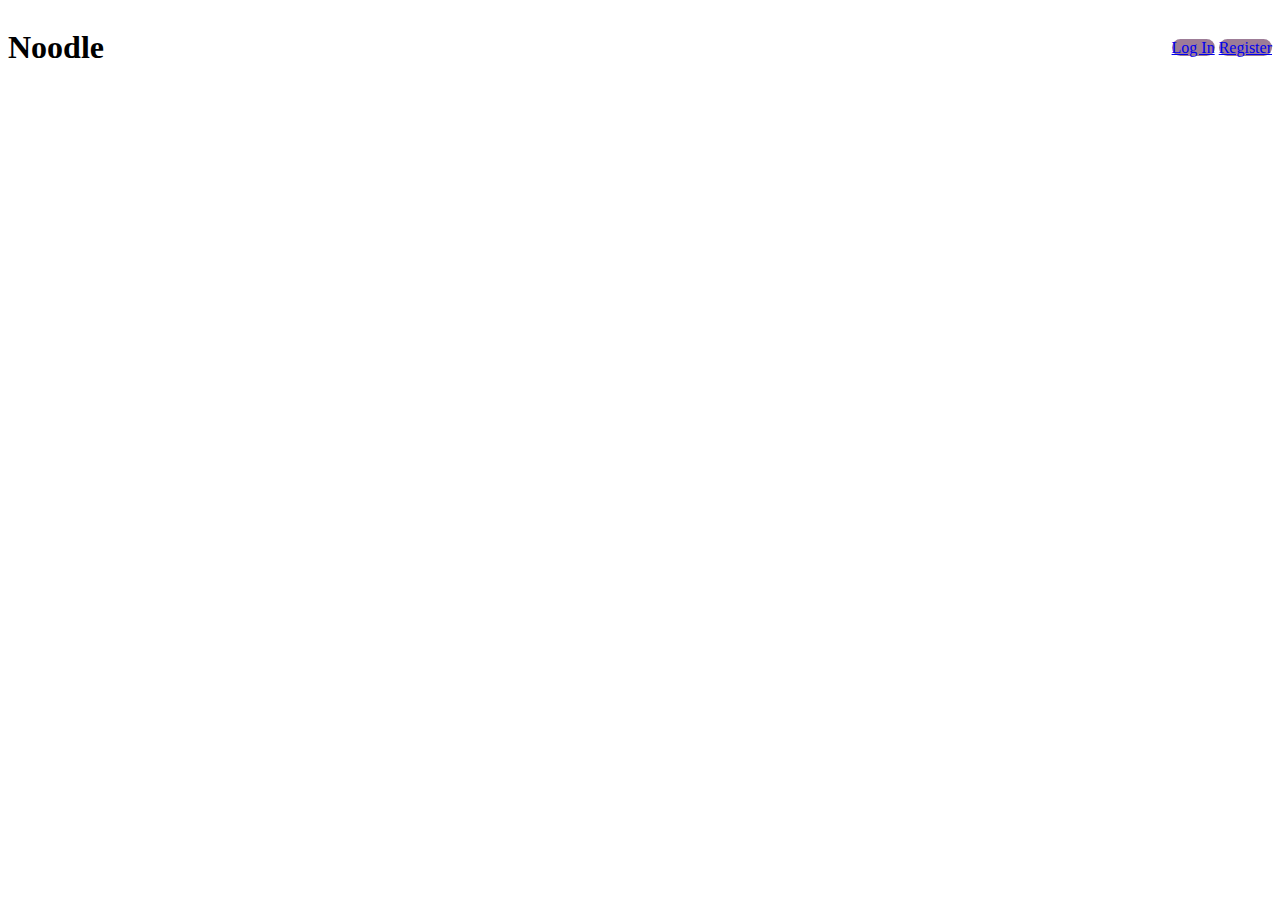
<file: index.html>
<!DOCTYPE html>
<html lang="en">
<head>
    <meta charset="UTF-8">
    <meta name="viewport" content="width=device-width, initial-scale=1.0">
    <title>Noodle</title>

    <link rel="stylesheet" href="./assets/css/main.css">
    <link rel="stylesheet" href="./assets/css/layout.css">
    <link rel="stylesheet" href="./assets/css/components.css">
</head>
<body>

    <header>
        <div class="nav-index">
            <div>
                <h1>Noodle</h1>
            </div>
            <nav>
                <a href="./auth/login.html" class="nav-button">Log In</a>
                <a href="./auth/register.html" class="nav-button">Register</a>
            </nav>
        </div>
    </header>
    
</body>
</html>
</file>
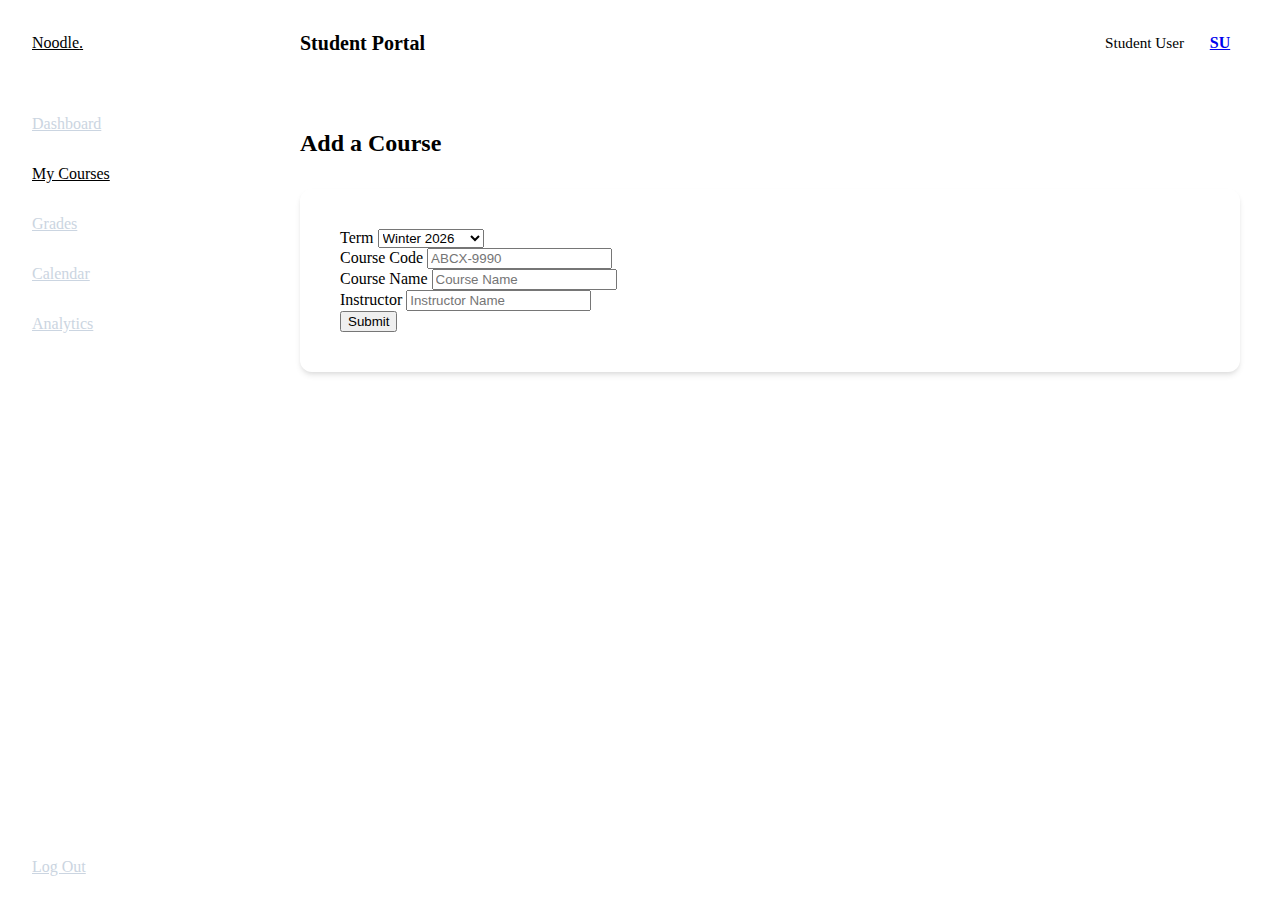
<file: add-course.html>
<!DOCTYPE html>
<html lang="en">

<head>
    <meta charset="UTF-8">
    <meta name="viewport" content="width=device-width, initial-scale=1.0">
    <title>Add Course</title>


    <link rel="preconnect" href="https://fonts.googleapis.com">
    <link rel="preconnect" href="https://fonts.gstatic.com" crossorigin>
    <link href="https://fonts.googleapis.com/css2?family=Inter:wght@400;500;600;700&display=swap" rel="stylesheet">


    <link rel="stylesheet" href="../assets/css/main.css">
    <link rel="stylesheet" href="../assets/css/layout.css">
    <link rel="stylesheet" href="../assets/css/components.css">
</head>

<body>


    <div class="app-layout">

        <!-- LEFT: Sidebar -->
        <aside class="sidebar">
            <div class="sidebar-header">
                <a href="../index.html" class="brand-logo">Noodle<span class="brand-accent">.</span></a>
            </div>

            <nav class="sidebar-nav">
                <a href="dashboard.html" class="nav-item">Dashboard</a>
                <a href="course.html" class="nav-item active">My Courses</a>
                <a href="grades.html" class="nav-item">Grades</a>
                <a href="#" class="nav-item">Calendar</a>
                <a href="analytics.html" class="nav-item">Analytics</a>
            </nav>

            <div class="sidebar-footer">
                <a href="../auth/login.html" class="nav-item">Log Out</a>
            </div>
        </aside>

        <!-- RIGHT: Main Content Area -->
        <div class="main-wrapper">

            <!-- Top Header for User Info -->
            <header class="top-header">
                <div class="header-title">Student Portal</div>

                <div class="user-profile">
                    <span class="user-name">Student User</span>
                    <div class="user-avatar">
                        <a href="./profile.html">SU</a>
                    </div>
                </div>
            </header>

            <!-- Actual Page Content Goes Here -->
            <main class="content-area">

                <div class="dashboard-header">
                    <h2>Add a Course</h2>

                </div>


                <div class="dashboard-form">


                    <div class="add-course-card">
                        <form action="../student/course.html" method="GET">

                            <div class="form-group">
                                <label for="term" class="form-label">Term</label>
                                <select id="role" class="form-control" required>
                                    <option value="term">Winter 2026</option>
                                    <option value="term">Summer 2026</option>
                                    <option value="term">Fall 2026</option>
                                    <option value="term">Winter 2027</option>
                                </select>
                            </div>

                            <div class="form-group">
                                <label for="course-code" class="form-label">Course Code</label>
                                <input type="course-code" class="form-control" placeholder="ABCX-9990"
                                    required>
                            </div>

                            <div class="form-group">
                                <label for="course-name" class="form-label">Course Name</label>
                                <input type="course-name" class="form-control" placeholder="Course Name"
                                    required>
                            </div>

                            <div class="form-group">
                                <label for="instructor" class="form-label">Instructor</label>
                                <input type="Instructor" class="form-control" placeholder="Instructor Name"
                                    required>
                            </div>

                            

                            <button type="submit" class="btn btn-primary">Submit</button>
                        </form>



                    </div>



            </main>
        </div>

    </div>

</body>

</html>
</file>
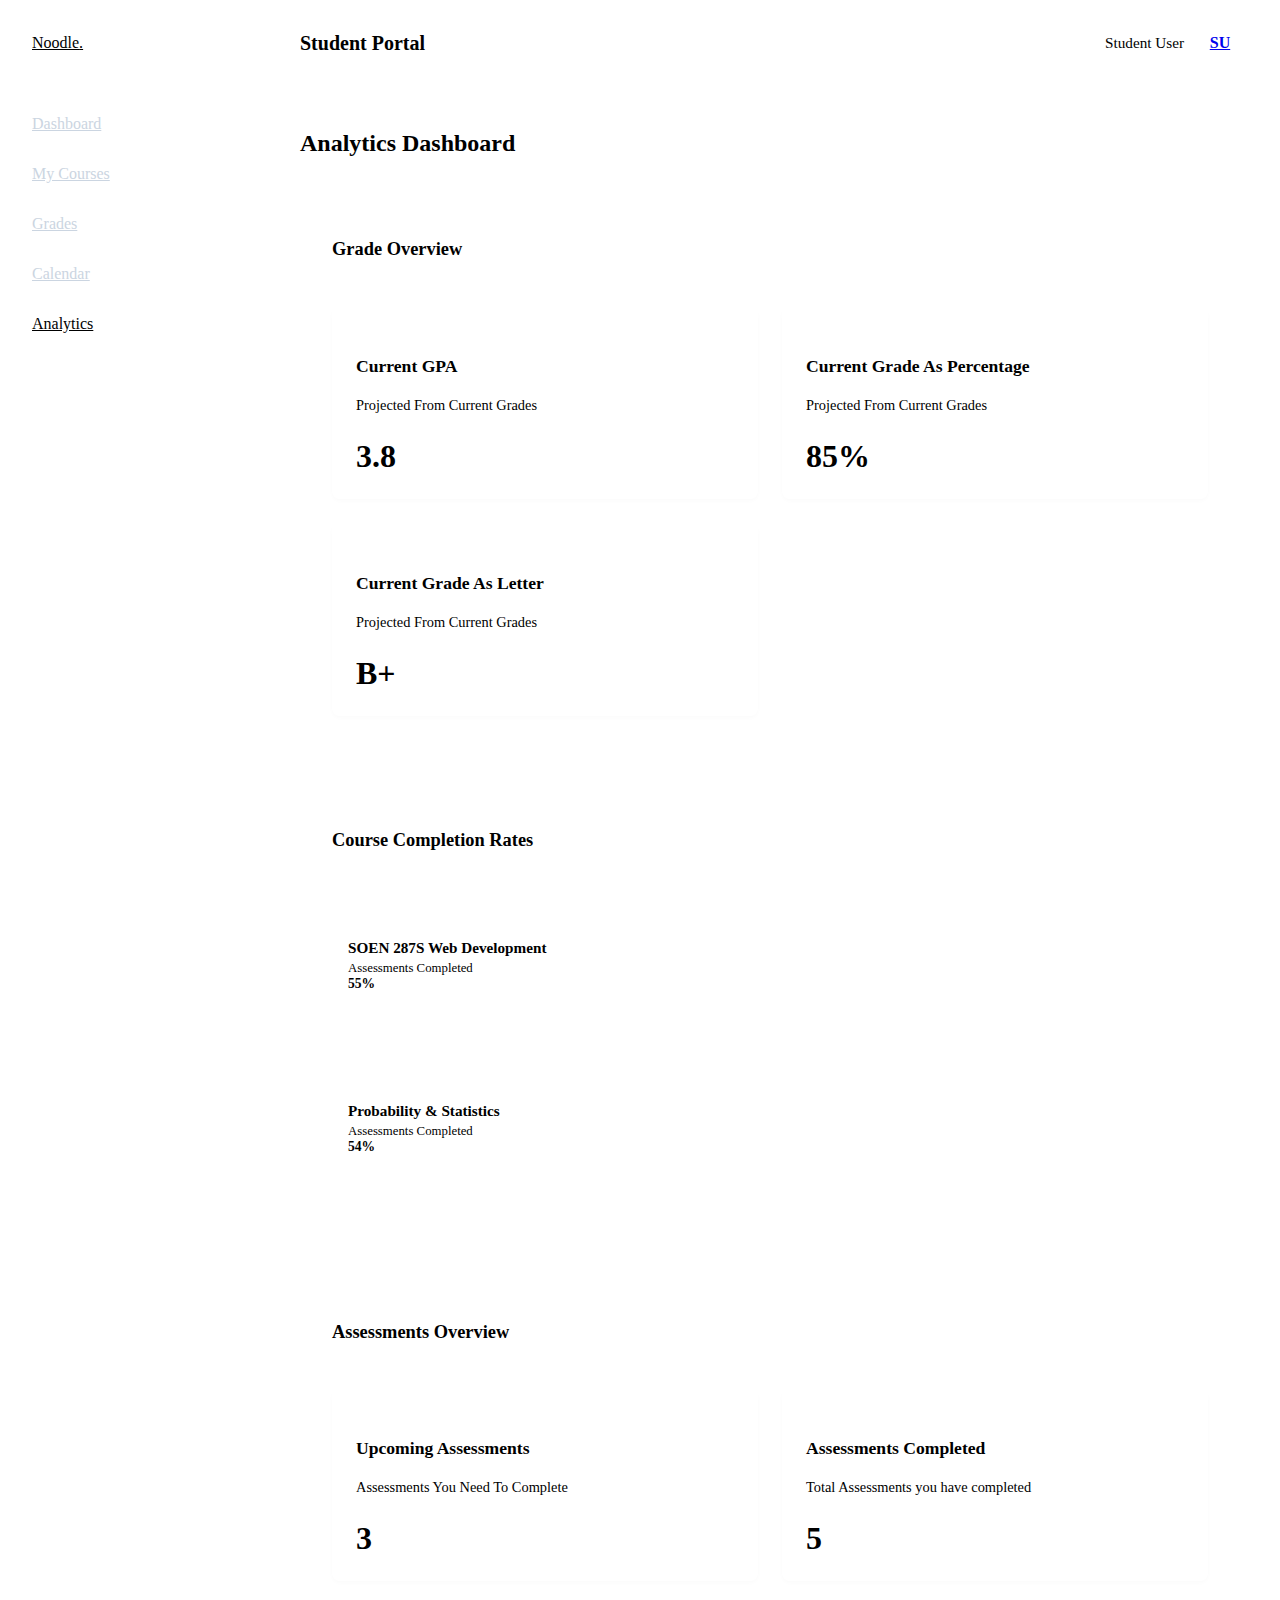
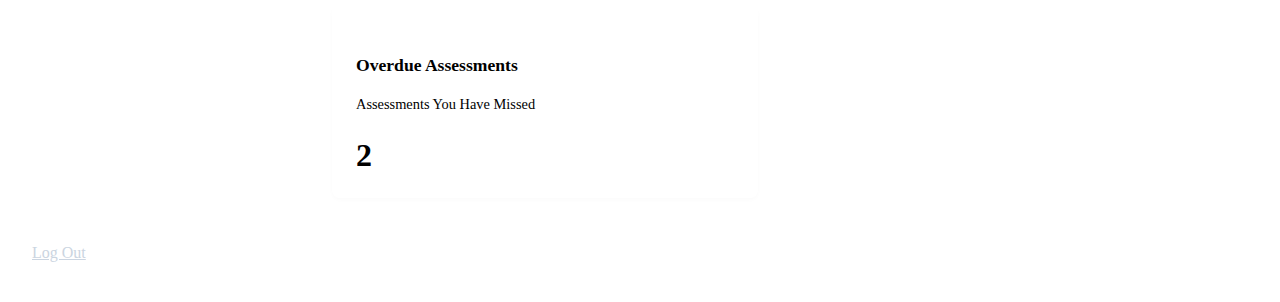
<file: analytics.html>
<!DOCTYPE html>
<html lang="en">
<head>
    <meta charset="UTF-8">
    <meta name="viewport" content="width=device-width, initial-scale=1.0">
    <title>Course Details</title>

    <!-- Google Fonts -->
    <link rel="preconnect" href="https://fonts.googleapis.com">
    <link rel="preconnect" href="https://fonts.gstatic.com" crossorigin>
    <link href="https://fonts.googleapis.com/css2?family=Inter:wght@400;500;600;700&display=swap" rel="stylesheet">

    <!-- Core Stylesheets -->
    <link rel="stylesheet" href="../assets/css/main.css">
    <link rel="stylesheet" href="../assets/css/layout.css">
    <link rel="stylesheet" href="../assets/css/components.css">
</head>
<body>

    <div class="app-layout">

        <!-- LEFT: Sidebar -->
        <aside class="sidebar">
            <div class="sidebar-header">
                <a href="../index.html" class="brand-logo">Noodle<span class="brand-accent">.</span></a>
            </div>

            <nav class="sidebar-nav">
                <a href="dashboard.html" class="nav-item">Dashboard</a>
                <a href="course.html" class="nav-item">My Courses</a>
                <a href="grades.html" class="nav-item">Grades</a>
                <a href="#" class="nav-item">Calendar</a>
                <a href="analytics.html" class="nav-item active">Analytics</a>
            </nav>

            <div class="sidebar-footer">
                
                <a href="../auth/login.html" class="nav-item">Log Out</a>
            </div>
        </aside>

        <!-- RIGHT: Main Content Area -->
        <div class="main-wrapper">
            <header class="top-header">
                <div class="header-title">Student Portal</div>

                <div class="user-profile">
                    <span class="user-name">Student User</span>
                    <div class="user-avatar"><a href="profile.html">SU</a></div>
                </div>
            </header>

        <div class="content-area">
            <div class="dashboard-header">
                <h2>Analytics Dashboard</h2>
            </div>
            <section class="profile-section">
                <div class="section-header">
                    <h3>Grade Overview</h3>
                </div>

                <div class="course-cards">
                    <div class="course-card">
                        <h4 class="course-title">Current GPA</h4>
                        <p class="course-instructor">Projected From Current Grades</p>
                        <strong style="font-size: 2rem;">3.8</strong>
                    </div>

                    <div class="course-card">
                        <h4 class="course-title">Current Grade As Percentage</h4>
                        <p class="course-instructor">Projected From Current Grades</p>
                        <strong style="font-size: 2rem;">85%</strong>
                    </div>

                    <div class="course-card">
                        <h4 class="course-title">Current Grade As Letter</h4>
                        <p class="course-instructor">Projected From Current Grades</p>
                        <strong style="font-size: 2rem;">B+</strong>
                    </div>
                </div>
            </section>
            <section class="profile-section">
                <div class="section-header">
                    <h3>Course Completion Rates</h3>
                </div>

                <div class="assessment-list">

                    <div class="assessment-item">
                        <div class="assessment-details">
                            <h5 class="assessment-title">SOEN 287S Web Development</h5>
                            <span class="assessment-course">Assessments Completed</span>
                            <div class="course-progress">
                                <div class="progress-info">
                                    <strong>55%</strong>
                                </div>
                                <div class="progress-bar">
                                    <div class="progress-fill" style="width: 55%;"></div>
                                </div>
                            </div>
                        </div>
                    </div>

                    <div class="assessment-item">
                        <div class="assessment-details">
                            <h5 class="assessment-title">Probability & Statistics</h5>
                            <span class="assessment-course">Assessments Completed</span>
                            <div class="course-progress">
                                <div class="progress-info">
                                    <strong>54%</strong>
                                </div>
                                <div class="progress-bar">
                                    <div class="progress-fill" style="width: 54%;"></div>
                                </div>
                            </div>
                        </div>
                    </div>
                </div>
            </section>
            <section class="profile-section">
                <div class="section-header">
                    <h3>Assessments Overview</h3>
                </div>

                <div class="course-cards">
                    <div class="course-card">
                        <h4 class="course-title">Upcoming Assessments</h4>
                        <p class="course-instructor">Assessments You Need To Complete</p>
                        <strong style="font-size: 2rem;">3</strong>
                    </div>

                    <div class="course-card">
                        <h4 class="course-title">Assessments Completed</h4>
                        <p class="course-instructor">Total Assessments you have completed</p>
                        <strong style="font-size: 2rem;">5</strong>
                    </div>

                    <div class="course-card">
                        <h4 class="course-title">Overdue Assessments</h4>
                        <p class="course-instructor">Assessments You Have Missed</p>
                        <strong style="font-size: 2rem;">2</strong>
                    </div>
                </div>
            </section>
        </div>
        </div>
    </body>
</file>
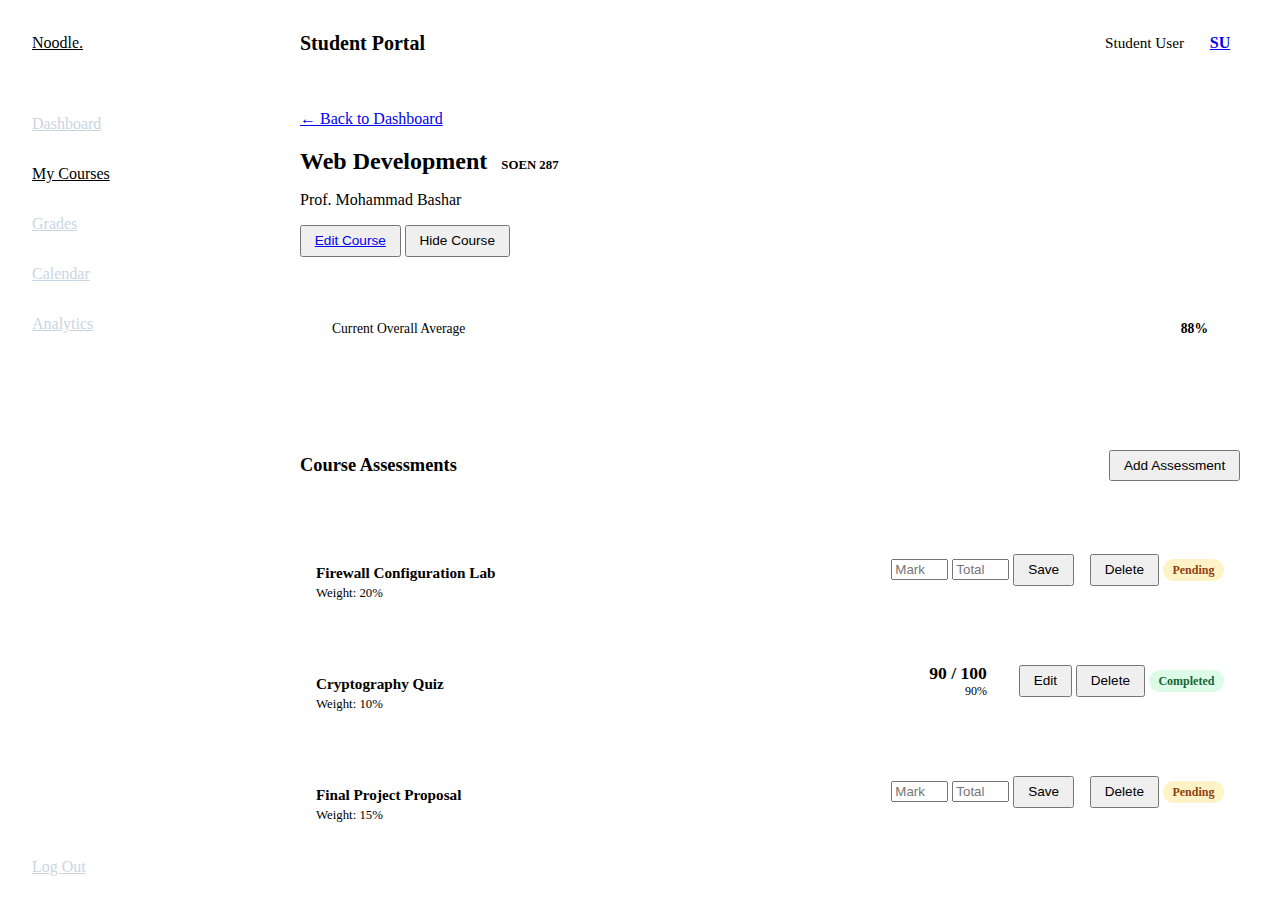
<file: course.html>
<!DOCTYPE html>
<html lang="en">
<head>
    <meta charset="UTF-8">
    <meta name="viewport" content="width=device-width, initial-scale=1.0">
    <title>Course Details</title>

    <!-- Google Fonts -->
    <link rel="preconnect" href="https://fonts.googleapis.com">
    <link rel="preconnect" href="https://fonts.gstatic.com" crossorigin>
    <link href="https://fonts.googleapis.com/css2?family=Inter:wght@400;500;600;700&display=swap" rel="stylesheet">

    <!-- Core Stylesheets -->
    <link rel="stylesheet" href="../assets/css/main.css">
    <link rel="stylesheet" href="../assets/css/layout.css">
    <link rel="stylesheet" href="../assets/css/components.css">
</head>
<body>

    <div class="app-layout">

        <!-- LEFT: Sidebar -->
        <aside class="sidebar">
            <div class="sidebar-header">
                <a href="../index.html" class="brand-logo">Noodle<span class="brand-accent">.</span></a>
            </div>

            <nav class="sidebar-nav">
                <a href="dashboard.html" class="nav-item">Dashboard</a>
                <a href="course.html" class="nav-item active">My Courses</a>
                <a href="grades.html" class="nav-item">Grades</a>
                <a href="#" class="nav-item">Calendar</a>
                <a href="analytics.html" class="nav-item">Analytics</a>
            </nav>

            <div class="sidebar-footer">
                
                <a href="../auth/login.html" class="nav-item">Log Out</a>
            </div>
        </aside>

        <!-- RIGHT: Main Content Area -->
        <div class="main-wrapper">

            <!-- Top Header for User Info -->
            <header class="top-header">
                <div class="header-title">Student Portal</div>

                <div class="user-profile">
                    <span class="user-name">Student User</span>
                    <div class="user-avatar"><a href="profile.html">SU</a></div>
                </div>
            </header>

            <!-- Actual Page Content Goes Here -->
            <main class="content-area">

                <!-- Navigation Back Button -->
                <div class="form-group">
                    <a href="dashboard.html" class="login-link">← Back to Dashboard</a>
                </div>

                <!-- Course Header & Delete Course Action -->
                <div class="dashboard-header flex-between">
                    <div>
                        <h2>Web Development <span class="course-code">SOEN 287</span></h2>
                        <p>Prof. Mohammad Bashar</p>
                    </div>
                    <button class="btn btn-primary btn-sm"><a href="edit-course.html">Edit Course</a></button>
                    <button class="btn btn-primary btn-sm">Hide Course</button>
                </div>

                <!-- Course Progress Summary -->
                <section class="profile-section">
                    <div class="course-progress">
                        <div class="progress-info">
                            <span>Current Overall Average</span>
                            <strong>88%</strong>
                        </div>
                        <div class="progress-bar">
                            <div class="progress-fill" style="width: 88%;"></div>
                        </div>
                    </div>
                </section>

                <!-- Assessments Header -->
                <div class="section-header">
                    <h3>Course Assessments</h3>
                    <button class="btn btn-primary btn-sm">Add Assessment</button>
                </div>

                <!-- Assessments List -->
                <div class="assessment-list">
                    
                    <!-- Assessment 1: Pending (Needs marks to be submitted) -->
                    <div class="assessment-item">
                        <div class="assessment-details">
                            <h5 class="assessment-title">Firewall Configuration Lab</h5>
                            <span class="assessment-course">Weight: 20%</span>
                        </div>
                        
                        <!-- Form to submit marks. Reusing .nav-links for flex layout and .form-control for inputs -->
                        <form class="nav-links" action="#">
                            <input type="text" class="form-control" placeholder="Mark" size="4" required>
                            <input type="text" class="form-control" placeholder="Total" size="4" required>
                            <button type="submit" class="btn btn-primary btn-sm">Save</button>
                        </form>

                        <!-- Actions for pending assessment -->
                        <div class="nav-links">
                            <button class="btn btn-outline btn-sm">Delete</button>
                            <span class="status-badge status-due-soon">Pending</span>
                            
                            
                        </div>
                    </div>

                    <!-- Assessment 2: Completed / Graded -->
                    <div class="assessment-item">
        
                        <div class="assessment-details">
                            <h5 class="assessment-title">Cryptography Quiz</h5>
                            <span class="assessment-course">Weight: 10%</span>
                        </div>
                        
                        <!-- Displaying the already submitted mark -->
                        <div class="assessment-grade">
                            <strong>90 / 100</strong>
                            <span>90%</span>
                        </div>

                        <!-- Actions for completed assessment -->
                        <div class="nav-links">
                            
                            <button class="btn btn-outline btn-sm">Edit</button>
                            <button class="btn btn-outline btn-sm">Delete</button>
                            <span class="status-badge status-graded">Completed</span>
                        </div>
                    </div>

                    <!-- Assessment 3: Upcoming / Due Soon -->
                    <div class="assessment-item">
                    
                        <div class="assessment-details">
                            <h5 class="assessment-title">Final Project Proposal</h5>
                            <span class="assessment-course">Weight: 15%</span>
                        </div>
                        
                        <form class="nav-links" action="#">
                            <input type="text" class="form-control" placeholder="Mark" size="4" required>
                            <input type="text" class="form-control" placeholder="Total" size="4" required>
                            <button type="submit" class="btn btn-primary btn-sm">Save</button>
                        </form>

                        <div class="nav-links">
                            
                            
                            <button class="btn btn-outline btn-sm">Delete</button>
                            <span class="status-badge status-due-soon">Pending</span>
                        </div>
                    </div>

                </div>

            </main>
        </div>

    </div>

</body>
</html>
</file>
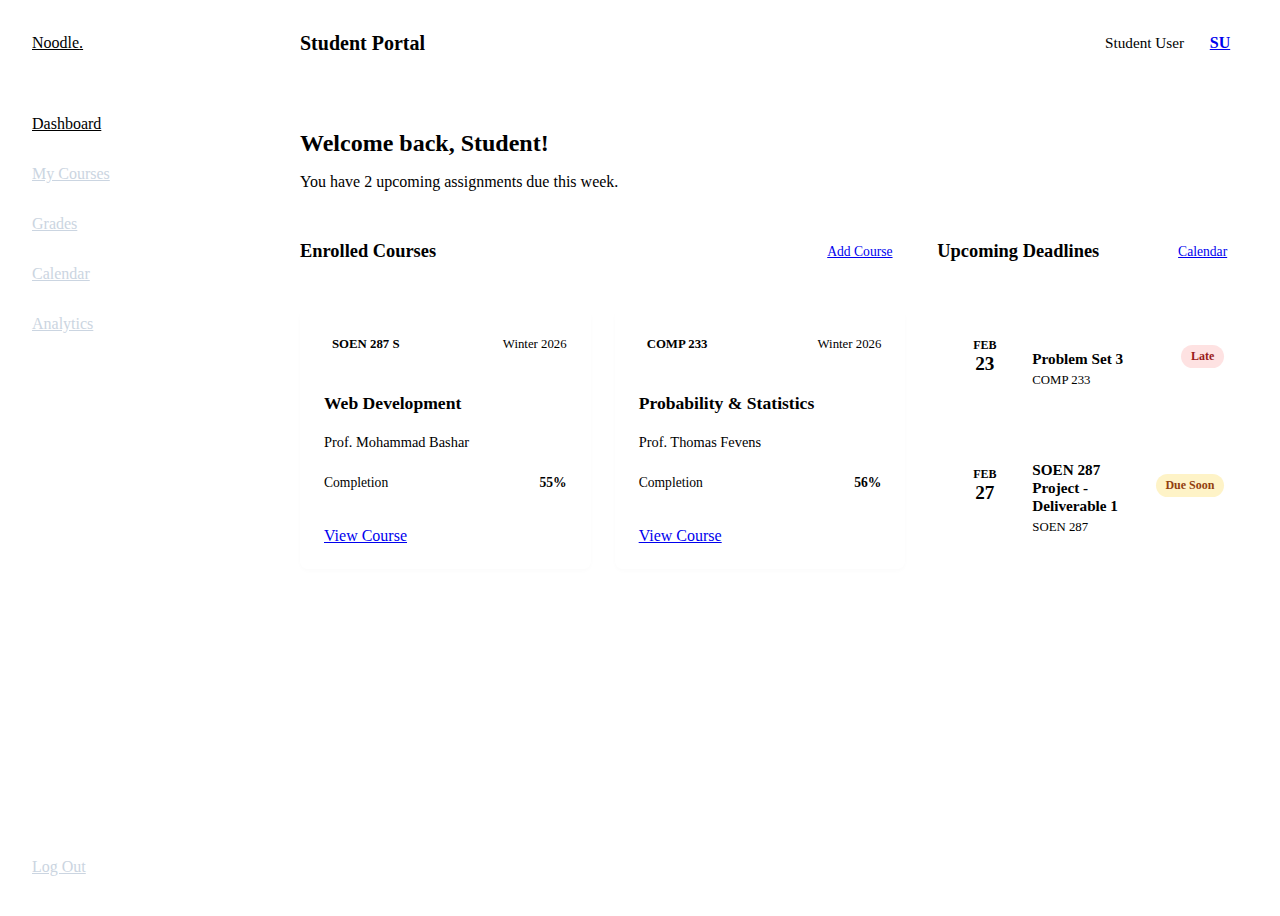
<file: dashboard.html>
<!DOCTYPE html>
<html lang="en">
<head>
    <meta charset="UTF-8">
    <meta name="viewport" content="width=device-width, initial-scale=1.0">
    <title>Dashboard</title>
    
    
    <link rel="preconnect" href="https://fonts.googleapis.com">
    <link rel="preconnect" href="https://fonts.gstatic.com" crossorigin>
    <link href="https://fonts.googleapis.com/css2?family=Inter:wght@400;500;600;700&display=swap" rel="stylesheet">

    
    <link rel="stylesheet" href="../assets/css/main.css">
    <link rel="stylesheet" href="../assets/css/layout.css">
    <link rel="stylesheet" href="../assets/css/components.css">
</head>
<body>

    
    <div class="app-layout">

        <!-- LEFT: Sidebar -->
        <aside class="sidebar">
            <div class="sidebar-header">
                <a href="../index.html" class="brand-logo">Noodle<span class="brand-accent">.</span></a>
            </div>

            <nav class="sidebar-nav">
                <a href="dashboard.html" class="nav-item active">Dashboard</a>
                <a href="course.html" class="nav-item">My Courses</a>
                <a href="grades.html" class="nav-item">Grades</a>
                <a href="#" class="nav-item">Calendar</a>
                <a href="analytics.html" class="nav-item">Analytics</a>
            </nav>

            <div class="sidebar-footer">
                <a href="../auth/login.html" class="nav-item">Log Out</a>
            </div>
        </aside>

        <!-- RIGHT: Main Content Area -->
        <div class="main-wrapper">
            
            <!-- Top Header for User Info -->
            <header class="top-header">
                <div class="header-title">Student Portal</div>
                
                <div class="user-profile">
                    <span class="user-name">Student User</span>
                    <div class="user-avatar">
                        <a href="./profile.html">SU</a>
                    </div>
                </div>
            </header>

            <!-- Actual Page Content Goes Here -->
            <main class="content-area">
                
                <div class="dashboard-header">
                    <h2>Welcome back, Student!</h2>
                    <p>You have 2 upcoming assignments due this week.</p>
                </div>

                
                <div class="dashboard-grid">
                    
                    <!-- LEFT COLUMN: My Courses Grid -->
                    <section class="courses-section">
                        <div class="section-header">
                            <h3>Enrolled Courses</h3>
                            <a href="./add-course.html" class="btn btn-outline btn-sm">Add Course</a>
                        </div>
                        
                        <div class="course-cards">
                            <!-- Course Card 1 -->
                            <div class="course-card">
                                <div class="course-card-header">
                                    <span class="course-code">SOEN 287 S</span>
                                    <span class="course-term">Winter 2026</span>
                                </div>
                                <h4 class="course-title">Web Development</h4>
                                <p class="course-instructor">Prof. Mohammad Bashar</p>
                                
                                <div class="course-progress">
                                    <div class="progress-info">
                                        <span>Completion</span>
                                        <strong>55%</strong>
                                    </div>
                                    <div class="progress-bar">
                                        <div class="progress-fill" style="width: 55%;"></div>
                                    </div>
                                </div>
                                
                                <a href="course.html" class="btn btn-outline btn-block">View Course</a>
                            </div>

                            <!-- Course Card 2 -->
                            <div class="course-card">
                                <div class="course-card-header">
                                    <span class="course-code">COMP 233</span>
                                    <span class="course-term">Winter 2026</span>
                                </div>
                                <h4 class="course-title">Probability & Statistics</h4>
                                <p class="course-instructor">Prof. Thomas Fevens</p>
                                
                                <div class="course-progress">
                                    <div class="progress-info">
                                        <span>Completion</span>
                                        <strong>56%</strong>
                                    </div>
                                    <div class="progress-bar">
                                        <div class="progress-fill" style="width: 56%;"></div>
                                    </div>
                                </div>
                                
                                <a href="course.html" class="btn btn-outline btn-block">View Course</a>
                            </div>
                        </div>
                    </section>

                    <!-- RIGHT COLUMN: Upcoming Assessments List -->
                    <section class="assessments-section">
                        <div class="section-header">
                            <h3>Upcoming Deadlines</h3>
                            <a href="#" class="btn btn-outline btn-sm">Calendar</a>
                        </div>
                        
                        <div class="assessment-list">
                            <!-- Assessment Item 1 -->

                            <div class="assessment-item">
                                <div class="assessment-date">
                                    <span class="month">FEB</span>
                                    <span class="day">23</span>
                                </div>
                                <div class="assessment-details">
                                    <h5 class="assessment-title">Problem Set 3</h5>
                                    <span class="assessment-course">COMP 233</span>
                                </div>
                                <span class="status-badge status-pending">Late</span>
                            </div>

                            <div class="assessment-item">
                                <div class="assessment-date">
                                    <span class="month">FEB</span>
                                    <span class="day">27</span>
                                </div>
                                <div class="assessment-details">
                                    <h5 class="assessment-title">SOEN 287 Project - Deliverable 1</h5>
                                    <span class="assessment-course">SOEN 287</span>
                                </div>
                                <span class="status-badge status-due-soon">Due Soon</span>
                            </div>

                            <!-- Assessment Item 2 -->
                            
                        </div>
                    </section>

            </main>
        </div>

    </div>

</body>
</html>
</file>
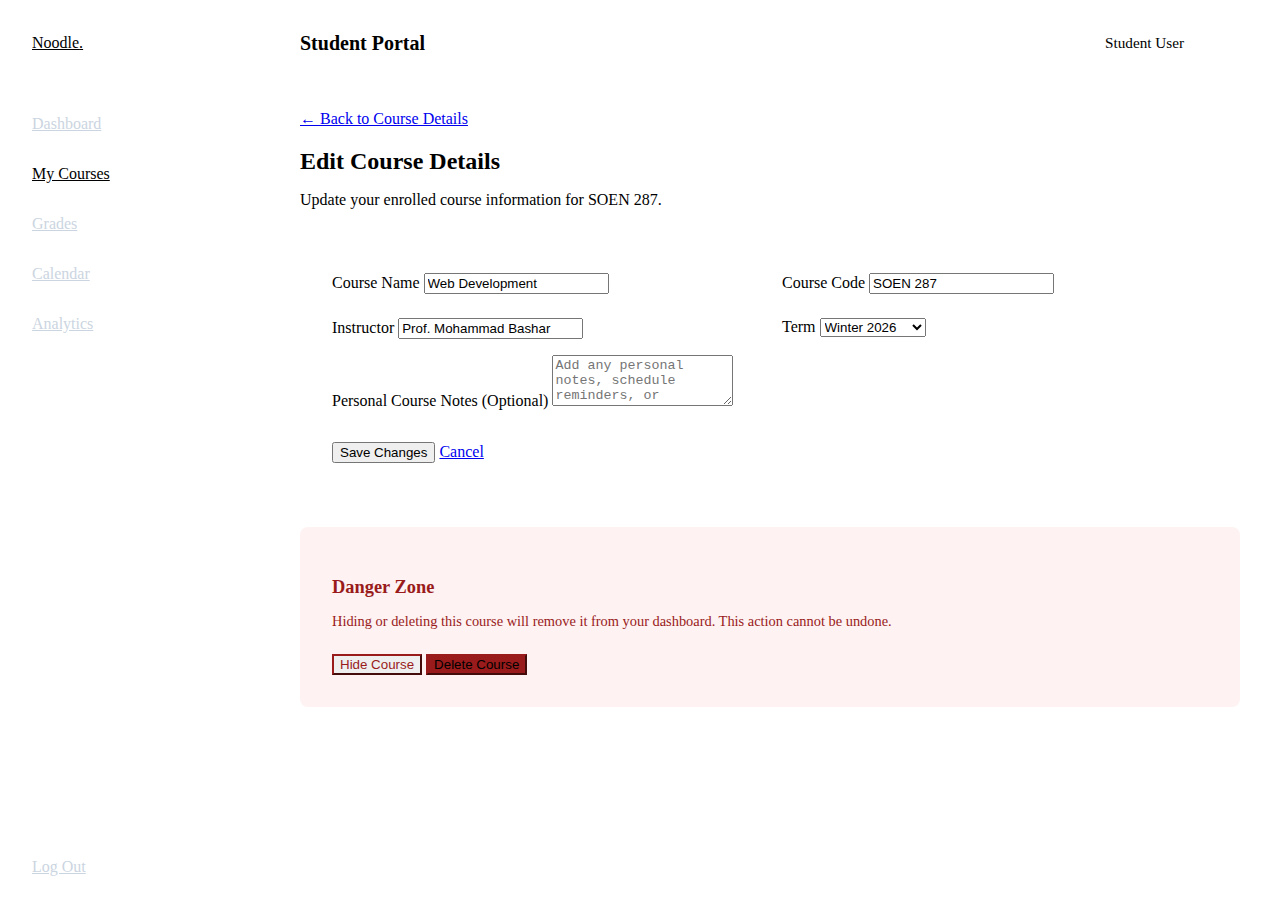
<file: edit-course.html>
<!DOCTYPE html>
<html lang="en">
<head>
    <meta charset="UTF-8">
    <meta name="viewport" content="width=device-width, initial-scale=1.0">
    <title>Edit Course - Noodle LMS</title>

    <!-- Google Fonts -->
    <link rel="preconnect" href="https://fonts.googleapis.com">
    <link rel="preconnect" href="https://fonts.gstatic.com" crossorigin>
    <link href="https://fonts.googleapis.com/css2?family=Inter:wght@400;500;600;700&display=swap" rel="stylesheet">

    <!-- Core Stylesheets -->
    <link rel="stylesheet" href="../assets/css/main.css">
    <link rel="stylesheet" href="../assets/css/layout.css">
    <link rel="stylesheet" href="../assets/css/components.css">
</head>
<body>

    <div class="app-layout">

        <!-- LEFT: Sidebar -->
        <aside class="sidebar">
            <div class="sidebar-header">
                <a href="../index.html" class="brand-logo">Noodle<span class="brand-accent">.</span></a>
            </div>

            <nav class="sidebar-nav">
                <a href="dashboard.html" class="nav-item">Dashboard</a>
                <a href="course.html" class="nav-item active">My Courses</a>
                <a href="grades.html" class="nav-item">Grades</a>
                <a href="#" class="nav-item">Calendar</a>
                <a href="analytics.html" class="nav-item">Analytics</a>
            </nav>

            <div class="sidebar-footer">
                <a href="../auth/login.html" class="nav-item">Log Out</a>
            </div>
        </aside>

        <!-- RIGHT: Main Content Area -->
        <div class="main-wrapper">

            <!-- Top Header for User Info -->
            <header class="top-header">
                <div class="header-title">Student Portal</div>

                <div class="user-profile">
                    <span class="user-name">Student User</span>
                    <div class="user-avatar"><a href="profile.html" style="color: white;">SU</a></div>
                </div>
            </header>

            <!-- Actual Page Content Goes Here -->
            <main class="content-area">

                <!-- Navigation Back Button -->
                <div class="form-group">
                    <a href="course.html" class="login-link">← Back to Course Details</a>
                </div>

                <div class="dashboard-header flex-between">
                    <div>
                        <h2>Edit Course Details</h2>
                        <p>Update your enrolled course information for SOEN 287.</p>
                    </div>
                </div>

                <!-- Course Editing Form -->
                <section class="profile-section">
                    <form action="course.html" method="GET">
                        <div class="profile-grid">
                            <div class="form-group">
                                <label for="courseName" class="form-label">Course Name</label>
                                <input type="text" id="courseName" class="form-control" value="Web Development" required>
                            </div>

                            <div class="form-group">
                                <label for="courseCode" class="form-label">Course Code</label>
                                <input type="text" id="courseCode" class="form-control" value="SOEN 287" required>
                            </div>

                            <div class="form-group">
                                <label for="instructorName" class="form-label">Instructor</label>
                                <input type="text" id="instructorName" class="form-control" value="Prof. Mohammad Bashar" required>
                            </div>

                            <div class="form-group">
                                <label for="courseTerm" class="form-label">Term</label>
                                <select id="courseTerm" class="form-control" required>
                                    <option value="fall2025">Fall 2025</option>
                                    <option value="winter2026" selected>Winter 2026</option>
                                    <option value="summer2026">Summer 2026</option>
                                </select>
                            </div>
                        </div>

                        <div class="form-group" style="margin-top: 1rem;">
                            <label for="courseNotes" class="form-label">Personal Course Notes (Optional)</label>
                            <textarea id="courseNotes" class="form-control" rows="3" placeholder="Add any personal notes, schedule reminders, or goals..."></textarea>
                        </div>

                        <!-- Action Buttons -->
                        <div class="nav-links" style="margin-top: 2rem;">
                            <button type="submit" class="btn btn-primary">Save Changes</button>
                            <a href="course.html" class="btn btn-outline">Cancel</a>
                        </div>
                    </form>
                </section>

                <!-- Danger Zone -->
                <section class="profile-section" style="margin-top: 2rem; border-color: #fecaca; background-color: #fef2f2;">
                    <h3 style="color: #991b1b; margin-bottom: 0.5rem; font-size: 1.15rem;">Danger Zone</h3>
                    <p style="color: #991b1b; font-size: 0.9rem; margin-bottom: 1.5rem;">Hiding or deleting this course will remove it from your dashboard. This action cannot be undone.</p>
                    <div class="nav-links">
                        <button type="button" class="btn btn-outline" style="border-color: #991b1b; color: #991b1b;">Hide Course</button>
                        <button type="button" class="btn btn-primary" style="background-color: #991b1b; border-color: #991b1b;">Delete Course</button>
                    </div>
                </section>

            </main>
        </div>

    </div>

</body>
</html>
</file>
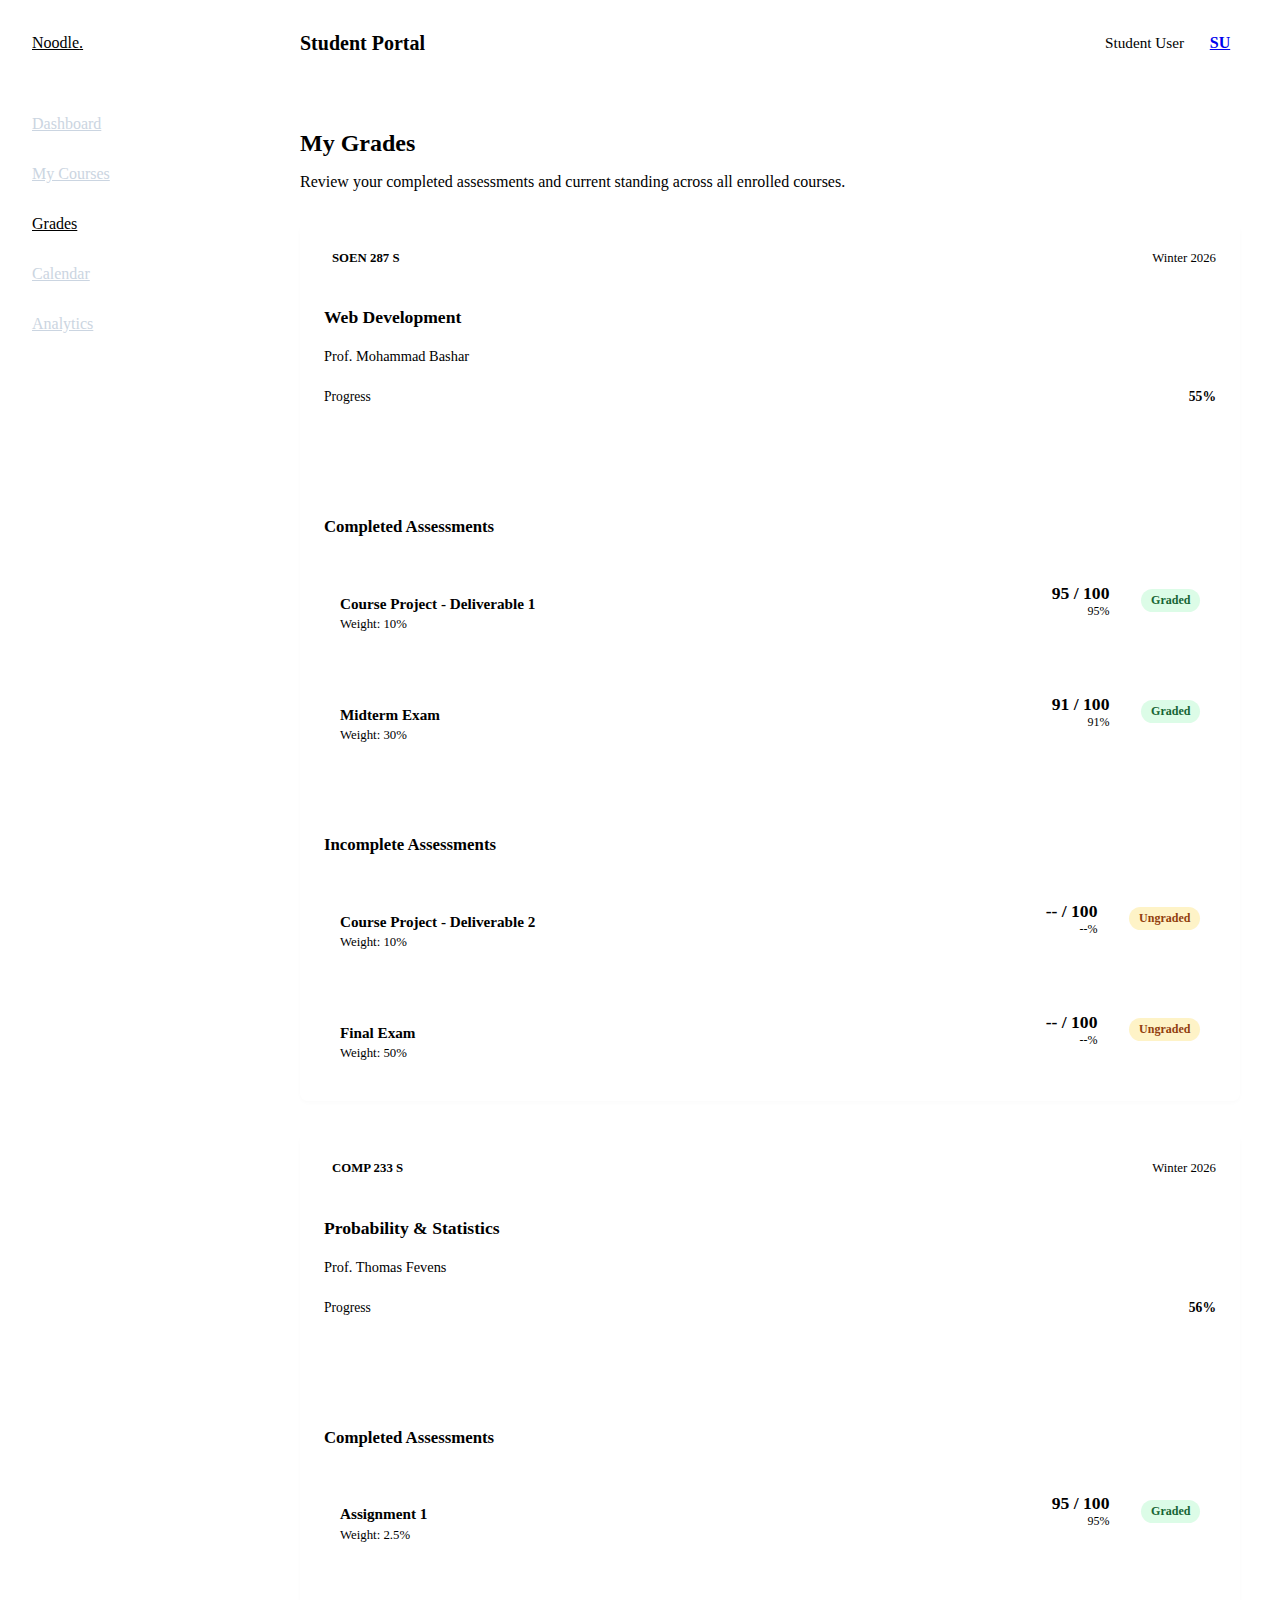
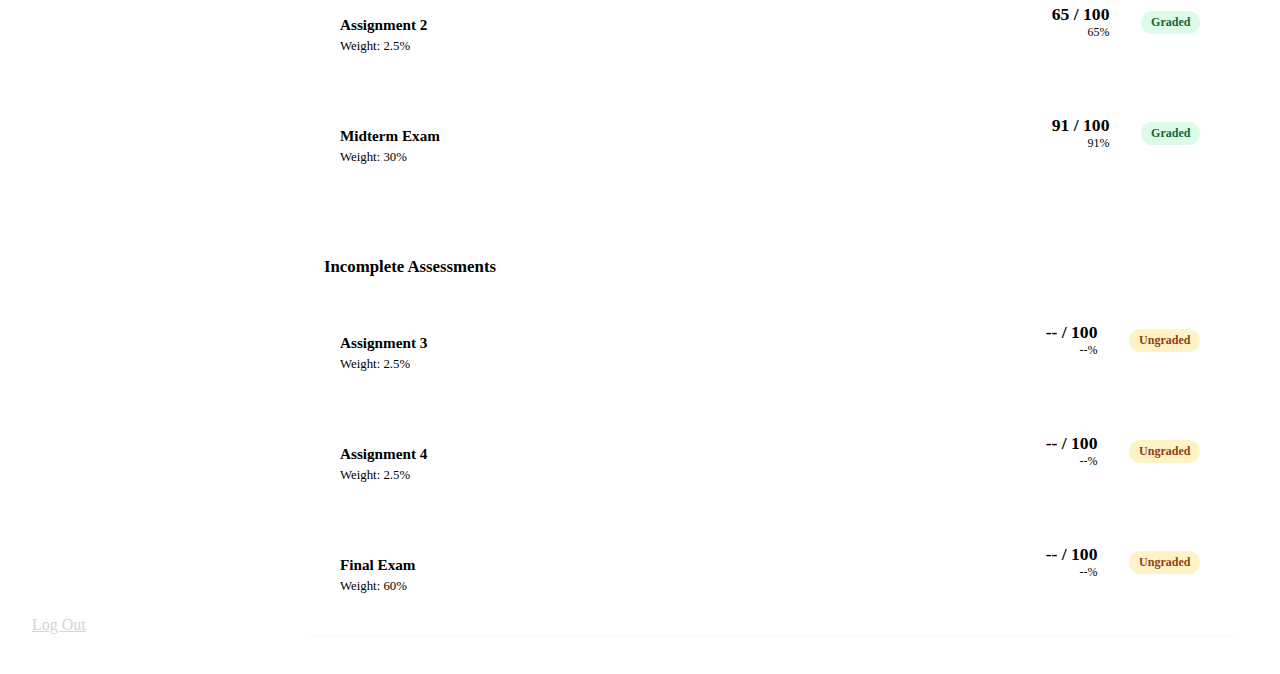
<file: grades.html>
<!DOCTYPE html>
<html lang="en">

<head>
    <meta charset="UTF-8">
    <meta name="viewport" content="width=device-width, initial-scale=1.0">
    <title>My Grades</title>


    <link rel="preconnect" href="https://fonts.googleapis.com">
    <link rel="preconnect" href="https://fonts.gstatic.com" crossorigin>
    <link href="https://fonts.googleapis.com/css2?family=Inter:wght@400;500;600;700&display=swap" rel="stylesheet">


    <link rel="stylesheet" href="../assets/css/main.css">
    <link rel="stylesheet" href="../assets/css/layout.css">
    <link rel="stylesheet" href="../assets/css/components.css">
</head>

<body>

    <div class="app-layout">

        <!-- LEFT: Sidebar -->
        <aside class="sidebar">
            <div class="sidebar-header">
                <a href="../index.html" class="brand-logo">Noodle<span class="brand-accent">.</span></a>
            </div>

            <nav class="sidebar-nav">
                <a href="dashboard.html" class="nav-item">Dashboard</a>
                <a href="course.html" class="nav-item">My Courses</a>
                <a href="grades.html" class="nav-item active">Grades</a>
                <a href="#" class="nav-item">Calendar</a>
                <a href="analytics.html" class="nav-item">Analytics</a>
            </nav>

            <div class="sidebar-footer">
                <a href="../auth/login.html" class="nav-item">Log Out</a>
            </div>
        </aside>

        <!-- RIGHT: Main Content Area -->
        <div class="main-wrapper">


            <header class="top-header">
                <div class="header-title">Student Portal</div>

                <div class="user-profile">
                    <span class="user-name">Student User</span>
                    <div class="user-avatar">
                        <a href="./profile.html">SU</a>
                    </div>
                </div>
            </header>

            <!-- Actual Page Content Goes Here -->
            <main class="content-area">

                <div class="dashboard-header">
                    <h2>My Grades</h2>
                    <p>Review your completed assessments and current standing across all enrolled courses.</p>
                </div>

                <!-- Main Grades Container -->
                <div class="grades-container">

                    <!-- Course 1: Web Development -->
                    <div class="course-card">
                        <div class="course-card-header">
                            <span class="course-code">SOEN 287 S</span>
                            <span class="course-term">Winter 2026</span>
                        </div>
                        <h4 class="course-title">Web Development</h4>
                        <p class="course-instructor">Prof. Mohammad Bashar</p>

                        <div class="course-progress">
                            <div class="progress-info">
                                <span>Progress</span>
                                <strong>55%</strong>
                            </div>
                            <div class="progress-bar">
                                <div class="progress-fill" style="width: 55%;"></div>
                            </div>
                        </div>

                        <!-- Divider separating course info from grades list -->
                        <hr class="grades-divider">
                        <h5 class="grades-subtitle">Completed Assessments</h5>

                        <div class="assessment-list">
                            <!-- Assessment Item 1 -->
                            <div class="assessment-item">

                                <div class="assessment-details">
                                    <h5 class="assessment-title">Course Project - Deliverable 1</h5>
                                    <span class="assessment-course">Weight: 10%</span>
                                </div>
                                <div class="assessment-grade">
                                    <strong>95 / 100</strong>
                                    <span>95%</span>
                                </div>
                                <span class="status-badge status-graded">Graded</span>
                            </div>

                            <!-- Assessment Item 2 -->
                            <div class="assessment-item">

                                <div class="assessment-details">
                                    <h5 class="assessment-title">Midterm Exam</h5>
                                    <span class="assessment-course">Weight: 30%</span>
                                </div>
                                <div class="assessment-grade">
                                    <strong>91 / 100</strong>
                                    <span>91%</span>
                                </div>
                                <span class="status-badge status-graded">Graded</span>
                            </div>
                        </div>

                        <hr class="grades-divider">
                        <h5 class="grades-subtitle">Incomplete Assessments</h5>

                        <div class="assessment-list">
                            <!-- Assessment Item 1 -->
                            <div class="assessment-item">

                                <div class="assessment-details">
                                    <h5 class="assessment-title">Course Project - Deliverable 2</h5>
                                    <span class="assessment-course">Weight: 10%</span>
                                </div>
                                <div class="assessment-grade">
                                    <strong>-- / 100</strong>
                                    <span>--%</span>
                                </div>
                                <span class="status-badge status-due-soon">Ungraded</span>
                            </div>

                            <!-- Assessment Item 2 -->
                            <div class="assessment-item">

                                <div class="assessment-details">
                                    <h5 class="assessment-title">Final Exam</h5>
                                    <span class="assessment-course">Weight: 50%</span>
                                </div>
                                <div class="assessment-grade">
                                    <strong>-- / 100</strong>
                                    <span>--%</span>
                                </div>
                                <span class="status-badge status-due-soon">Ungraded</span>
                            </div>
                        </div>
                    </div>

                    
                    <div class="course-card">
                        <div class="course-card-header">
                            <span class="course-code">COMP 233 S</span>
                            <span class="course-term">Winter 2026</span>
                        </div>
                        <h4 class="course-title">Probability & Statistics</h4>
                        <p class="course-instructor">Prof. Thomas Fevens</p>

                        <div class="course-progress">
                            <div class="progress-info">
                                <span>Progress</span>
                                <strong>56%</strong>
                            </div>
                            <div class="progress-bar">
                                <div class="progress-fill" style="width: 56%;"></div>
                            </div>
                        </div>

                        <!-- Divider separating course info from grades list -->
                        <hr class="grades-divider">
                        <h5 class="grades-subtitle">Completed Assessments</h5>

                        <div class="assessment-list">
                            <!-- Assessment Item 1 -->
                            <div class="assessment-item">

                                <div class="assessment-details">
                                    <h5 class="assessment-title">Assignment 1</h5>
                                    <span class="assessment-course">Weight: 2.5%</span>
                                </div>
                                <div class="assessment-grade">
                                    <strong>95 / 100</strong>
                                    <span>95%</span>
                                </div>
                                <span class="status-badge status-graded">Graded</span>
                            </div>

                            <div class="assessment-item">

                                <div class="assessment-details">
                                    <h5 class="assessment-title">Assignment 2</h5>
                                    <span class="assessment-course">Weight: 2.5%</span>
                                </div>
                                <div class="assessment-grade">
                                    <strong>65 / 100</strong>
                                    <span>65%</span>
                                </div>
                                <span class="status-badge status-graded">Graded</span>
                            </div>

                            <!-- Assessment Item 2 -->
                            <div class="assessment-item">

                                <div class="assessment-details">
                                    <h5 class="assessment-title">Midterm Exam</h5>
                                    <span class="assessment-course">Weight: 30%</span>
                                </div>
                                <div class="assessment-grade">
                                    <strong>91 / 100</strong>
                                    <span>91%</span>
                                </div>
                                <span class="status-badge status-graded">Graded</span>
                            </div>
                        </div>

                        <hr class="grades-divider">
                        <h5 class="grades-subtitle">Incomplete Assessments</h5>

                        <div class="assessment-list">

                            <div class="assessment-item">

                                <div class="assessment-details">
                                    <h5 class="assessment-title">Assignment 3</h5>
                                    <span class="assessment-course">Weight: 2.5%</span>
                                </div>
                                <div class="assessment-grade">
                                    <strong>-- / 100</strong>
                                    <span>--%</span>
                                </div>
                                <span class="status-badge status-due-soon">Ungraded</span>
                            </div>
                            <!-- Assessment Item 1 -->
                            <div class="assessment-item">

                                <div class="assessment-details">
                                    <h5 class="assessment-title">Assignment 4</h5>
                                    <span class="assessment-course">Weight: 2.5%</span>
                                </div>
                                <div class="assessment-grade">
                                    <strong>-- / 100</strong>
                                    <span>--%</span>
                                </div>
                                <span class="status-badge status-due-soon">Ungraded</span>
                            </div>

                            <!-- Assessment Item 2 -->
                            <div class="assessment-item">

                                <div class="assessment-details">
                                    <h5 class="assessment-title">Final Exam</h5>
                                    <span class="assessment-course">Weight: 60%</span>
                                </div>
                                <div class="assessment-grade">
                                    <strong>-- / 100</strong>
                                    <span>--%</span>
                                </div>
                                <span class="status-badge status-due-soon">Ungraded</span>
                            </div>

                            
                        </div>
                    </div>

                </div>

            </main>
        </div>

    </div>

</body>

</html>
</file>
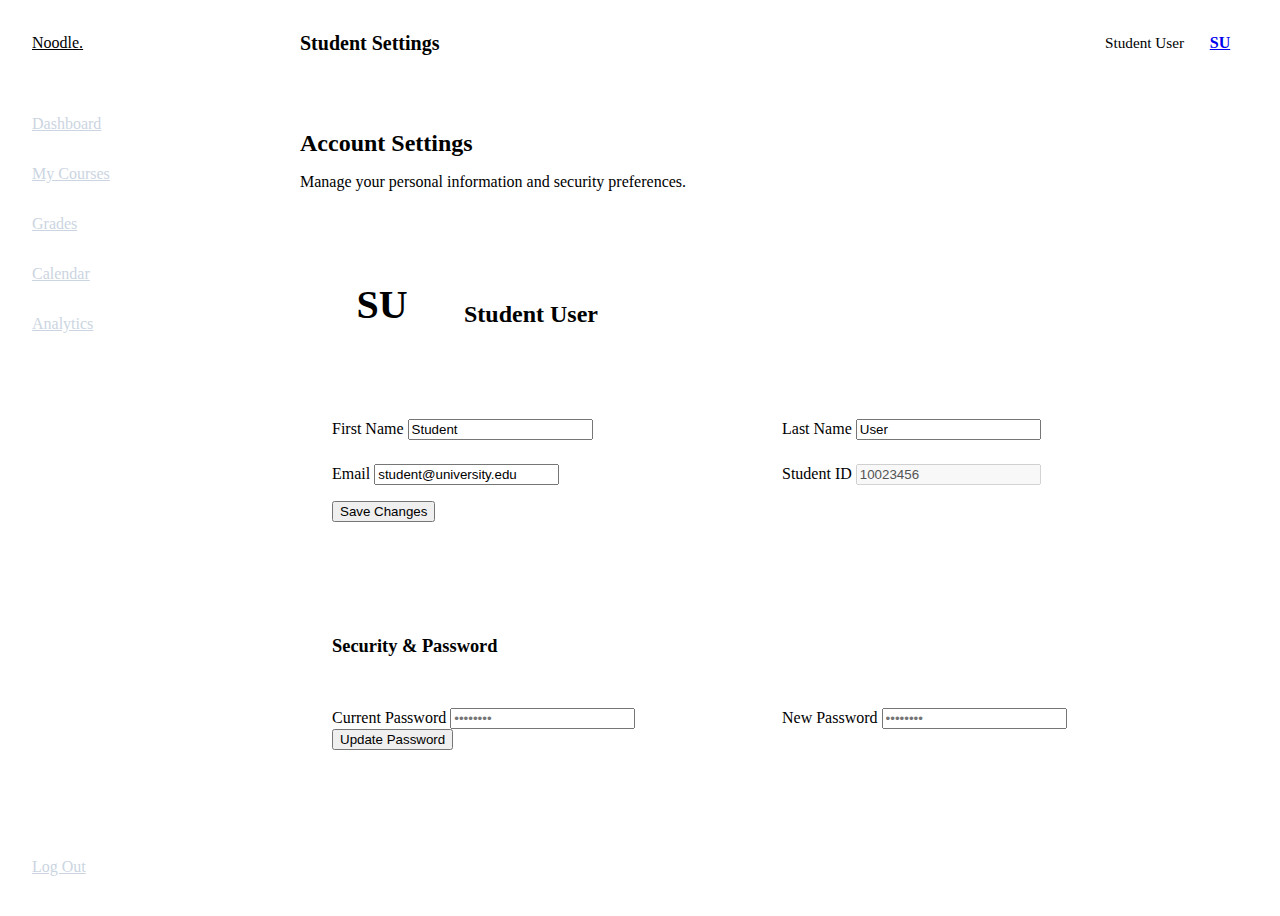
<file: profile.html>
<!DOCTYPE html>
<html lang="en">
<head>
    <meta charset="UTF-8">
    <meta name="viewport" content="width=device-width, initial-scale=1.0">
    <title>My Profile</title>

    <!-- Google Fonts -->
    <link rel="preconnect" href="https://fonts.googleapis.com">
    <link rel="preconnect" href="https://fonts.gstatic.com" crossorigin>
    <link href="https://fonts.googleapis.com/css2?family=Inter:wght@400;500;600;700&display=swap" rel="stylesheet">

    <!-- Core Stylesheets -->
    <link rel="stylesheet" href="../assets/css/main.css">
    <link rel="stylesheet" href="../assets/css/layout.css">
    <link rel="stylesheet" href="../assets/css/components.css">
</head>
<body>

    <div class="app-layout">

        <!-- LEFT: Sidebar -->
        <aside class="sidebar">
            <div class="sidebar-header">
                <a href="../index.html" class="brand-logo">Noodle<span class="brand-accent">.</span></a>
            </div>

            <nav class="sidebar-nav">
                <a href="dashboard.html" class="nav-item">Dashboard</a>
                <a href="course.html" class="nav-item">My Courses</a>
                <a href="grades.html" class="nav-item">Grades</a>
                <a href="#" class="nav-item">Calendar</a>
                <a href="analytics.html" class="nav-item">Analytics</a>
            </nav>

            <div class="sidebar-footer">
                <!-- Highlighted Profile as the active pseudo-tab at the bottom -->
                
                <a href="../auth/login.html" class="nav-item">Log Out</a>
            </div>
        </aside>

        <!-- RIGHT: Main Content Area -->
        <div class="main-wrapper">

            <!-- Top Header for User Info -->
            <header class="top-header">
                <div class="header-title">Student Settings</div>

                <div class="user-profile">
                    <span class="user-name">Student User</span>
                    <div class="user-avatar"><a href="profile.html">SU</a></div>
                </div>
            </header>

            <!-- Actual Page Content Goes Here -->
            <main class="content-area">

                <div class="dashboard-header">
                    <h2>Account Settings</h2>
                    <p>Manage your personal information and security preferences.</p>
                </div>

                <!-- Personal Information Section -->
                <section class="profile-section">
                    <div class="profile-header">
                        <div class="profile-avatar-large">SU</div>
                        <div class="profile-title">
                            <h3>Student User</h3>
                        </div>
                    </div>

                    <form action="profile.html" method="POST">
                        <div class="profile-grid">
                            <div class="form-group">
                                <label for="firstName" class="form-label">First Name</label>
                                <input type="text" id="firstName" class="form-control" value="Student" required>
                            </div>

                            <div class="form-group">
                                <label for="lastName" class="form-label">Last Name</label>
                                <input type="text" id="lastName" class="form-control" value="User" required>
                            </div>

                            <div class="form-group">
                                <label for="email" class="form-label">Email</label>
                                <input type="email" id="email" class="form-control" value="student@university.edu">
                            </div>

                            <div class="form-group">
                                <label for="studentId" class="form-label">Student ID</label>
                                <input type="text" id="studentId" class="form-control" value="10023456" disabled>
                            </div>
                        </div>

                        <button type="submit" class="btn btn-primary" style="margin-top: 1rem;">Save Changes</button>
                    </form>
                </section>

                <!-- Security Section -->
                <section class="profile-section">
                    <div class="section-header">
                        <h3>Security & Password</h3>
                    </div>

                    <form action="profile.html" method="POST" style="margin-top: 1.5rem;">
                        <div class="profile-grid">
                            <div class="form-group">
                                <label for="currentPassword" class="form-label">Current Password</label>
                                <input type="password" id="currentPassword" class="form-control" placeholder="••••••••" required>
                            </div>

                            <div class="form-group">
                                <label for="newPassword" class="form-label">New Password</label>
                                <input type="password" id="newPassword" class="form-control" placeholder="••••••••" required>
                            </div>
                        </div>

                        <button type="submit" class="btn btn-outline">Update Password</button>
                    </form>
                </section>

            </main>
        </div>

    </div>

</body>
</html>
</file>
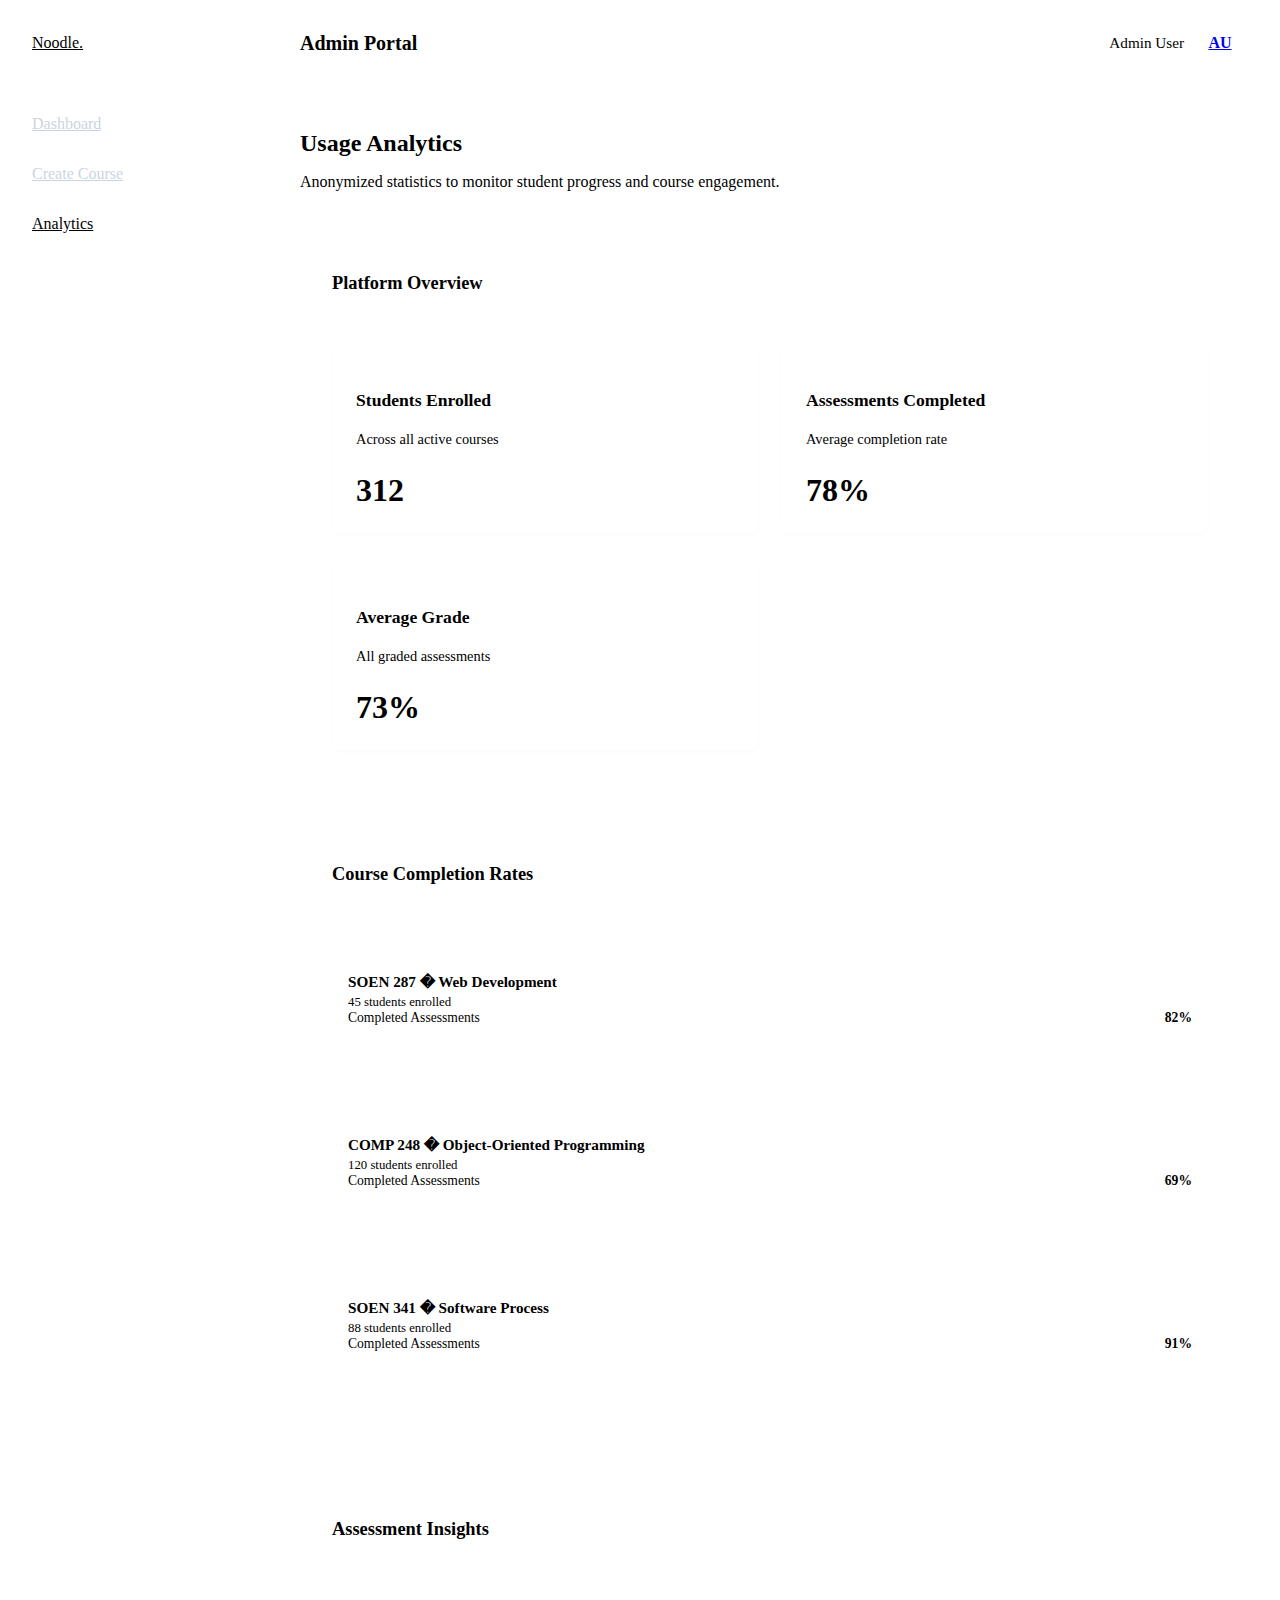
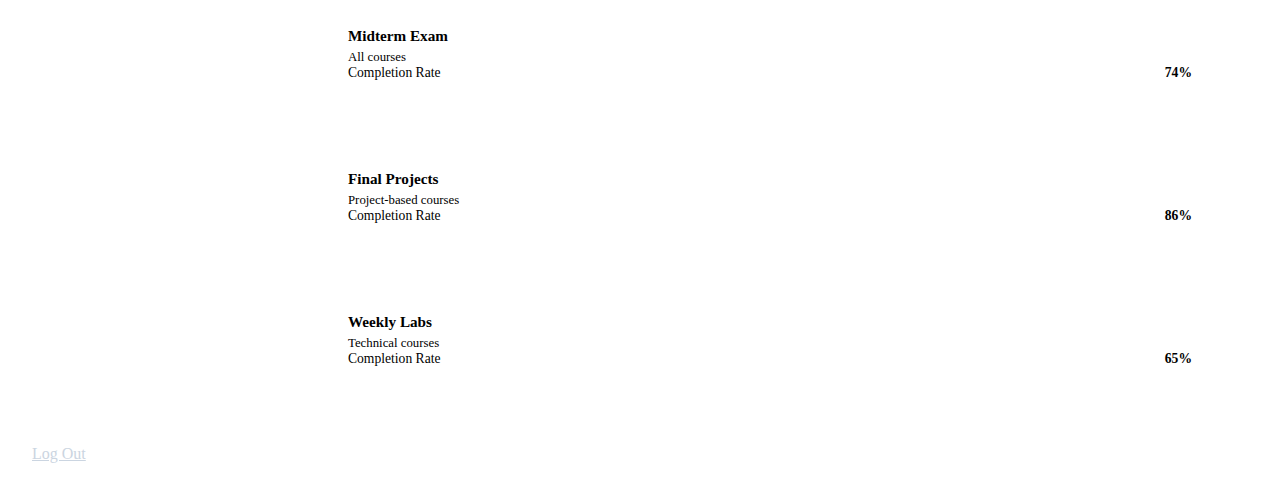
<file: admin/analytics.html>
<!DOCTYPE html>
<html lang="en">

<head>
    <meta charset="UTF-8">
    <meta name="viewport" content="width=device-width, initial-scale=1.0">
    <title>Manage Course - Noodle LMS</title>

    <!-- Google Fonts -->
    <link rel="preconnect" href="https://fonts.googleapis.com">
    <link rel="preconnect" href="https://fonts.gstatic.com" crossorigin>
    <link href="https://fonts.googleapis.com/css2?family=Inter:wght@400;500;600;700&display=swap" rel="stylesheet">

    <!-- Core Stylesheets -->
    <link rel="stylesheet" href="../assets/css/main.css">
    <link rel="stylesheet" href="../assets/css/layout.css">
    <link rel="stylesheet" href="../assets/css/components.css">
</head>

<body>

    <div class="app-layout">

        <!-- LEFT: Sidebar (Admin Context) -->
        <aside class="sidebar">
            <div class="sidebar-header">
                <a href="../index.html" class="brand-logo">Noodle<span class="brand-accent">.</span></a>
            </div>

            <nav class="sidebar-nav">
                <a href="dashboard.html" class="nav-item">Dashboard</a>
                <a href="create-course.html" class="nav-item">Create Course</a>
                <a href="analytics.html" class="nav-item active">Analytics</a>
            </nav>

            <div class="sidebar-footer">
                <a href="../auth/login.html" class="nav-item">Log Out</a>
            </div>
        </aside>

        <!-- RIGHT: Main Content Area -->
        <div class="main-wrapper">

            <header class="top-header">
                <div class="header-title">Admin Portal</div>

                <div class="user-profile">
                    <span class="user-name">Admin User</span>
                    <div class="user-avatar">
                        <a href="./profile.html">AU</a>
                    </div>
                </div>
            </header>

            <main class="content-area">
            <!-- PAGE HEADER -->
            <div class="dashboard-header">
                <h2>Usage Analytics</h2>
                <p>Anonymized statistics to monitor student progress and course engagement.</p>
            </div>

            <!-- OVERVIEW STATS -->
            <section class="profile-section">
                <div class="section-header">
                    <h3>Platform Overview</h3>
                </div>

                <div class="course-cards">
                    <div class="course-card">
                        <h4 class="course-title">Students Enrolled</h4>
                        <p class="course-instructor">Across all active courses</p>
                        <strong style="font-size: 2rem;">312</strong>
                    </div>

                    <div class="course-card">
                        <h4 class="course-title">Assessments Completed</h4>
                        <p class="course-instructor">Average completion rate</p>
                        <strong style="font-size: 2rem;">78%</strong>
                    </div>

                    <div class="course-card">
                        <h4 class="course-title">Average Grade</h4>
                        <p class="course-instructor">All graded assessments</p>
                        <strong style="font-size: 2rem;">73%</strong>
                    </div>
                </div>
            </section>

            <!-- COURSE COMPLETION -->
            <section class="profile-section">
                <div class="section-header">
                    <h3>Course Completion Rates</h3>
                </div>

                <div class="assessment-list">

                    <div class="assessment-item">
                        <div class="assessment-details">
                            <h5 class="assessment-title">SOEN 287 � Web Development</h5>
                            <span class="assessment-course">45 students enrolled</span>
                            <div class="course-progress">
                                <div class="progress-info">
                                    <span>Completed Assessments</span>
                                    <strong>82%</strong>
                                </div>
                                <div class="progress-bar">
                                    <div class="progress-fill" style="width: 82%;"></div>
                                </div>
                            </div>
                        </div>
                    </div>

                    <div class="assessment-item">
                        <div class="assessment-details">
                            <h5 class="assessment-title">COMP 248 � Object-Oriented Programming</h5>
                            <span class="assessment-course">120 students enrolled</span>
                            <div class="course-progress">
                                <div class="progress-info">
                                    <span>Completed Assessments</span>
                                    <strong>69%</strong>
                                </div>
                                <div class="progress-bar">
                                    <div class="progress-fill" style="width: 69%;"></div>
                                </div>
                            </div>
                        </div>
                    </div>

                    <div class="assessment-item">
                        <div class="assessment-details">
                            <h5 class="assessment-title">SOEN 341 � Software Process</h5>
                            <span class="assessment-course">88 students enrolled</span>
                            <div class="course-progress">
                                <div class="progress-info">
                                    <span>Completed Assessments</span>
                                    <strong>91%</strong>
                                </div>
                                <div class="progress-bar">
                                    <div class="progress-fill" style="width: 91%;"></div>
                                </div>
                            </div>
                        </div>
                    </div>

                </div>
            </section>

            <!-- ASSESSMENT INSIGHTS -->
            <section class="profile-section">
                <div class="section-header">
                    <h3>Assessment Insights</h3>
                </div>

                <div class="assessment-list">

                    <div class="assessment-item">
                        <div class="assessment-details">
                            <h5 class="assessment-title">Midterm Exam</h5>
                            <span class="assessment-course">All courses</span>
                            <div class="progress-info">
                                <span>Completion Rate</span>
                                <strong>74%</strong>
                            </div>
                            <div class="progress-bar">
                                <div class="progress-fill" style="width: 74%;"></div>
                            </div>
                        </div>
                    </div>

                    <div class="assessment-item">
                        <div class="assessment-details">
                            <h5 class="assessment-title">Final Projects</h5>
                            <span class="assessment-course">Project-based courses</span>
                            <div class="progress-info">
                                <span>Completion Rate</span>
                                <strong>86%</strong>
                            </div>
                            <div class="progress-bar">
                                <div class="progress-fill" style="width: 86%;"></div>
                            </div>
                        </div>
                    </div>

                    <div class="assessment-item">
                        <div class="assessment-details">
                            <h5 class="assessment-title">Weekly Labs</h5>
                            <span class="assessment-course">Technical courses</span>
                            <div class="progress-info">
                                <span>Completion Rate</span>
                                <strong>65%</strong>
                            </div>
                            <div class="progress-bar">
                                <div class="progress-fill" style="width: 65%;"></div>
                            </div>
                        </div>
                    </div>

                </div>
            </section>

        </main>
    </div>

</div>

</body>
</html>
</file>
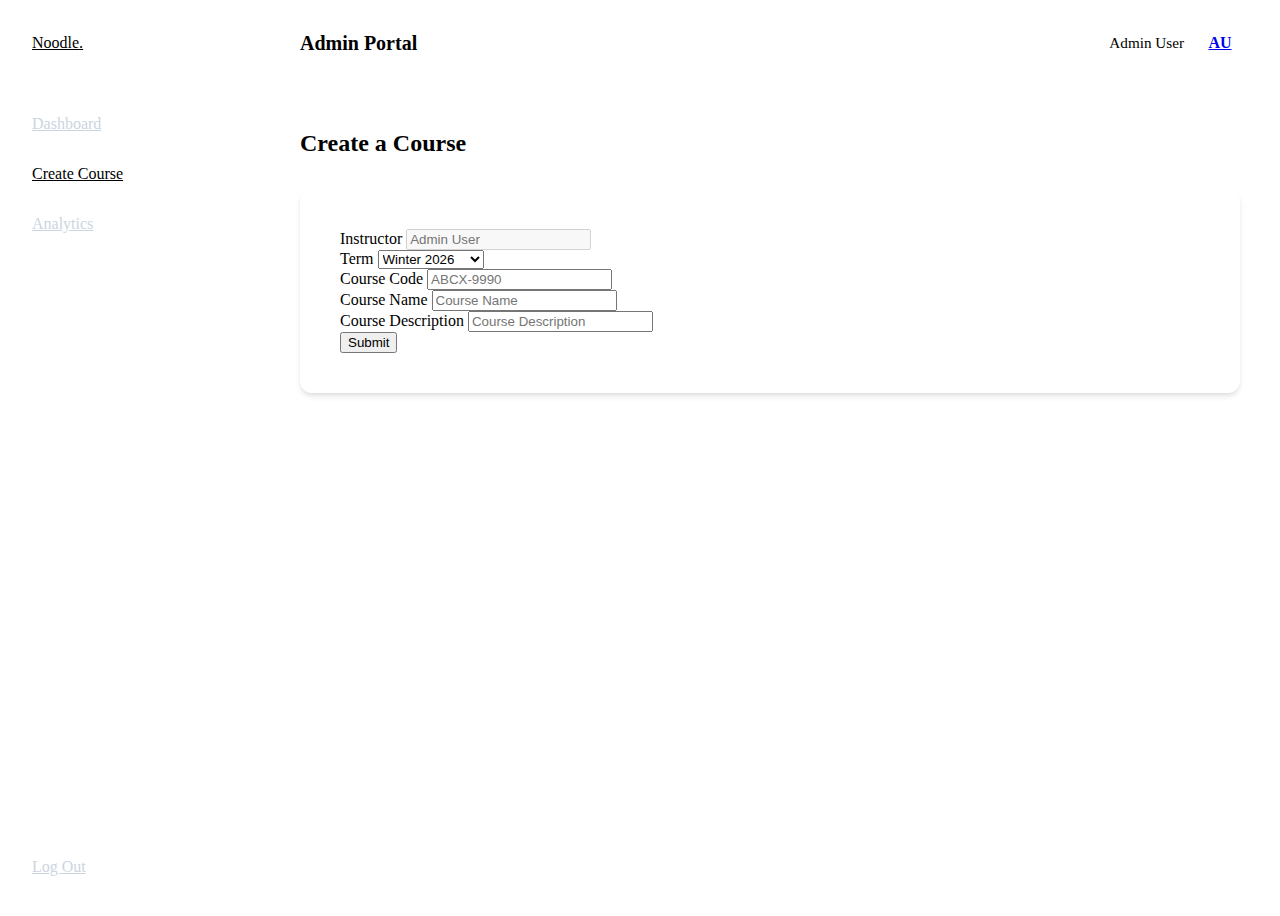
<file: admin/create-course.html>
<!DOCTYPE html>
<html lang="en">

<head>
    <meta charset="UTF-8">
    <meta name="viewport" content="width=device-width, initial-scale=1.0">
    <title>Add Course</title>


    <link rel="preconnect" href="https://fonts.googleapis.com">
    <link rel="preconnect" href="https://fonts.gstatic.com" crossorigin>
    <link href="https://fonts.googleapis.com/css2?family=Inter:wght@400;500;600;700&display=swap" rel="stylesheet">


    <link rel="stylesheet" href="../assets/css/main.css">
    <link rel="stylesheet" href="../assets/css/layout.css">
    <link rel="stylesheet" href="../assets/css/components.css">
</head>

<body>


    <div class="app-layout">

        <!-- LEFT: Sidebar -->
        <aside class="sidebar">
            <div class="sidebar-header">
                <a href="../index.html" class="brand-logo">Noodle<span class="brand-accent">.</span></a>
            </div>

            <nav class="sidebar-nav">
                <a href="dashboard.html" class="nav-item">Dashboard</a>
                <a href="create-course.html" class="nav-item active">Create Course</a>
                <a href="analytics.html" class="nav-item">Analytics</a>
            </nav>

            <div class="sidebar-footer">
                <a href="../auth/login.html" class="nav-item">Log Out</a>
            </div>
        </aside>

        <!-- RIGHT: Main Content Area -->
        <div class="main-wrapper">

            <!-- Top Header for User Info -->
            <header class="top-header">
                <div class="header-title">Admin Portal</div>

                <div class="user-profile">
                    <span class="user-name">Admin User</span>
                    <div class="user-avatar">
                        <a href="./profile.html">AU</a>
                    </div>
                </div>
            </header>

            <!-- Actual Page Content Goes Here -->
            <main class="content-area">

                <div class="dashboard-header">
                    <h2>Create a Course</h2>

                </div>


                <div class="dashboard-form">


                    <div class="add-course-card">
                        <form action="../admin/course.html" method="GET">

                            <div class="form-group">
                                <label for="instructor" class="form-label">Instructor</label>
                                <input type="Instructor" class="form-control" placeholder="Admin User" disabled>
                            </div>

                            <div class="form-group">
                                <label for="term" class="form-label">Term</label>
                                <select id="role" class="form-control" required>
                                    <option value="term">Winter 2026</option>
                                    <option value="term">Summer 2026</option>
                                    <option value="term">Fall 2026</option>
                                    <option value="term">Winter 2027</option>
                                </select>
                            </div>

                            <div class="form-group">
                                <label for="course-code" class="form-label">Course Code</label>
                                <input type="course-code" class="form-control" placeholder="ABCX-9990" required>
                            </div>

                            <div class="form-group">
                                <label for="course-name" class="form-label">Course Name</label>
                                <input type="course-name" class="form-control" placeholder="Course Name" required>
                            </div>

                            
                            <div class="form-group">
                                <label for="course-name" class="form-label">Course Description</label>
                                <input type="course-name" class="form-control" placeholder="Course Description" required>
                            </div>


                            <button type="submit" class="btn btn-primary">Submit</button>
                        </form>



                    </div>



            </main>
        </div>

    </div>

</body>

</html>
</file>
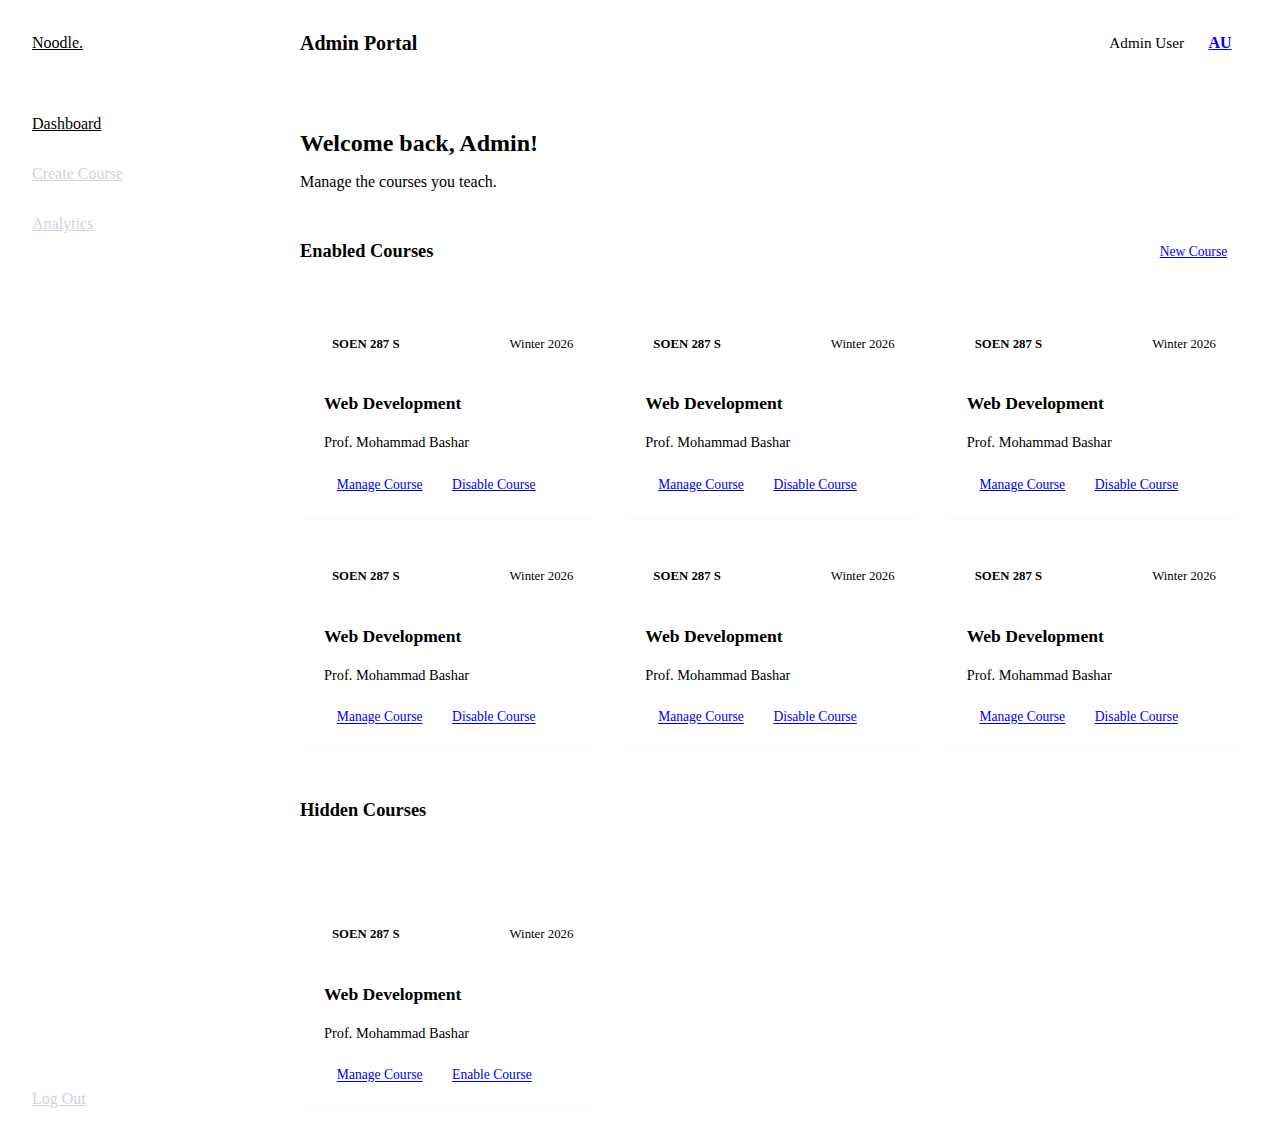
<file: admin/dashboard.html>
<!DOCTYPE html>
<html lang="en">

<head>
    <meta charset="UTF-8">
    <meta name="viewport" content="width=device-width, initial-scale=1.0">
    <title>Dashboard</title>


    <link rel="preconnect" href="https://fonts.googleapis.com">
    <link rel="preconnect" href="https://fonts.gstatic.com" crossorigin>
    <link href="https://fonts.googleapis.com/css2?family=Inter:wght@400;500;600;700&display=swap" rel="stylesheet">


    <link rel="stylesheet" href="../assets/css/main.css">
    <link rel="stylesheet" href="../assets/css/layout.css">
    <link rel="stylesheet" href="../assets/css/components.css">
</head>

<body>


    <div class="app-layout">

        <!-- LEFT: Sidebar -->
        <aside class="sidebar">
            <div class="sidebar-header">
                <a href="../index.html" class="brand-logo">Noodle<span class="brand-accent">.</span></a>
            </div>

            <nav class="sidebar-nav">
                <a href="dashboard.html" class="nav-item active">Dashboard</a>
                <a href="create-course.html" class="nav-item">Create Course</a>
                <a href="analytics.html" class="nav-item">Analytics</a>
            </nav>

            <div class="sidebar-footer">
                <a href="../auth/login.html" class="nav-item">Log Out</a>
            </div>
        </aside>

        <!-- RIGHT: Main Content Area -->
        <div class="main-wrapper">

            <!-- Top Header for User Info -->
            <header class="top-header">
                <div class="header-title">Admin Portal</div>

                <div class="user-profile">
                    <span class="user-name">Admin User</span>
                    <div class="user-avatar">
                        <a href="./profile.html">AU</a>
                    </div>
                </div>
            </header>

            <!-- Actual Page Content Goes Here -->
            <main class="content-area">

                <div class="dashboard-header">
                    <h2>Welcome back, Admin!</h2>
                    <p>Manage the courses you teach.</p>
                </div>


                <div class="dashboard-grade">

                    <!-- LEFT COLUMN: My Courses Grid -->
                    <section class="courses-section">
                        <div class="section-header">
                            <h3>Enabled Courses</h3>
                            <a href="./create-course.html" class="btn btn-outline btn-sm">New Course</a>
                        </div>

                        <div class="course-cards">
                            <!-- Course Card 1 -->
                            <div class="course-card">
                                <div class="course-card-header">
                                    <span class="course-code">SOEN 287 S</span>
                                    <span class="course-term">Winter 2026</span>
                                </div>
                                <h4 class="course-title">Web Development</h4>
                                <p class="course-instructor">Prof. Mohammad Bashar</p>

                                <div class="course-btns">
                                    <a href="course.html" class="btn btn-outline btn-sm">Manage Course</a>
                                    <a href="course.html" class="btn btn-outline btn-sm">Disable Course</a>


                                </div>


                            </div>

                            <!-- Course Card 2 -->
                            <div class="course-card">
                                <div class="course-card-header">
                                    <span class="course-code">SOEN 287 S</span>
                                    <span class="course-term">Winter 2026</span>
                                </div>
                                <h4 class="course-title">Web Development</h4>
                                <p class="course-instructor">Prof. Mohammad Bashar</p>

                                <div class="course-btns">
                                    <a href="course.html" class="btn btn-outline btn-sm">Manage Course</a>
                                    <a href="course.html" class="btn btn-outline btn-sm">Disable Course</a>


                                </div>

                            </div>

                            <div class="course-card">
                                <div class="course-card-header">
                                    <span class="course-code">SOEN 287 S</span>
                                    <span class="course-term">Winter 2026</span>
                                </div>
                                <h4 class="course-title">Web Development</h4>
                                <p class="course-instructor">Prof. Mohammad Bashar</p>

                                <div class="course-btns">
                                    <a href="course.html" class="btn btn-outline btn-sm">Manage Course</a>
                                    <a href="course.html" class="btn btn-outline btn-sm">Disable Course</a>


                                </div>

                            </div>

                            <div class="course-card">
                                <div class="course-card-header">
                                    <span class="course-code">SOEN 287 S</span>
                                    <span class="course-term">Winter 2026</span>
                                </div>
                                <h4 class="course-title">Web Development</h4>
                                <p class="course-instructor">Prof. Mohammad Bashar</p>

                                <div class="course-btns">
                                    <a href="course.html" class="btn btn-outline btn-sm">Manage Course</a>
                                    <a href="course.html" class="btn btn-outline btn-sm">Disable Course</a>


                                </div>

                            </div>

                            <div class="course-card">
                                <div class="course-card-header">
                                    <span class="course-code">SOEN 287 S</span>
                                    <span class="course-term">Winter 2026</span>
                                </div>
                                <h4 class="course-title">Web Development</h4>
                                <p class="course-instructor">Prof. Mohammad Bashar</p>

                                <div class="course-btns">
                                    <a href="course.html" class="btn btn-outline btn-sm">Manage Course</a>
                                    <a href="course.html" class="btn btn-outline btn-sm">Disable Course</a>


                                </div>

                            </div>

                            <div class="course-card">
                                <div class="course-card-header">
                                    <span class="course-code">SOEN 287 S</span>
                                    <span class="course-term">Winter 2026</span>
                                </div>
                                <h4 class="course-title">Web Development</h4>
                                <p class="course-instructor">Prof. Mohammad Bashar</p>

                                <div class="course-btns">
                                    <a href="course.html" class="btn btn-outline btn-sm">Manage Course</a>
                                    <a href="course.html" class="btn btn-outline btn-sm">Disable Course</a>


                                </div>

                            </div>
                        </div>
                    </section>

                    <div class="section-header">
                        <h3>Hidden Courses</h3>
                        
                    </div>

                    <div class="course-cards">
                        <!-- Course Card 1 -->
                        <div class="course-card">
                            <div class="course-card-header">
                                <span class="course-code">SOEN 287 S</span>
                                <span class="course-term">Winter 2026</span>
                            </div>
                            <h4 class="course-title">Web Development</h4>
                            <p class="course-instructor">Prof. Mohammad Bashar</p>

                            <div class="course-btns">
                                <a href="course.html" class="btn btn-outline btn-sm">Manage Course</a>
                                <a href="course.html" class="btn btn-outline btn-sm">Enable Course</a>


                            </div>

                        </div>

                    </div>


            </main>
        </div>

    </div>

</body>

</html>
</file>
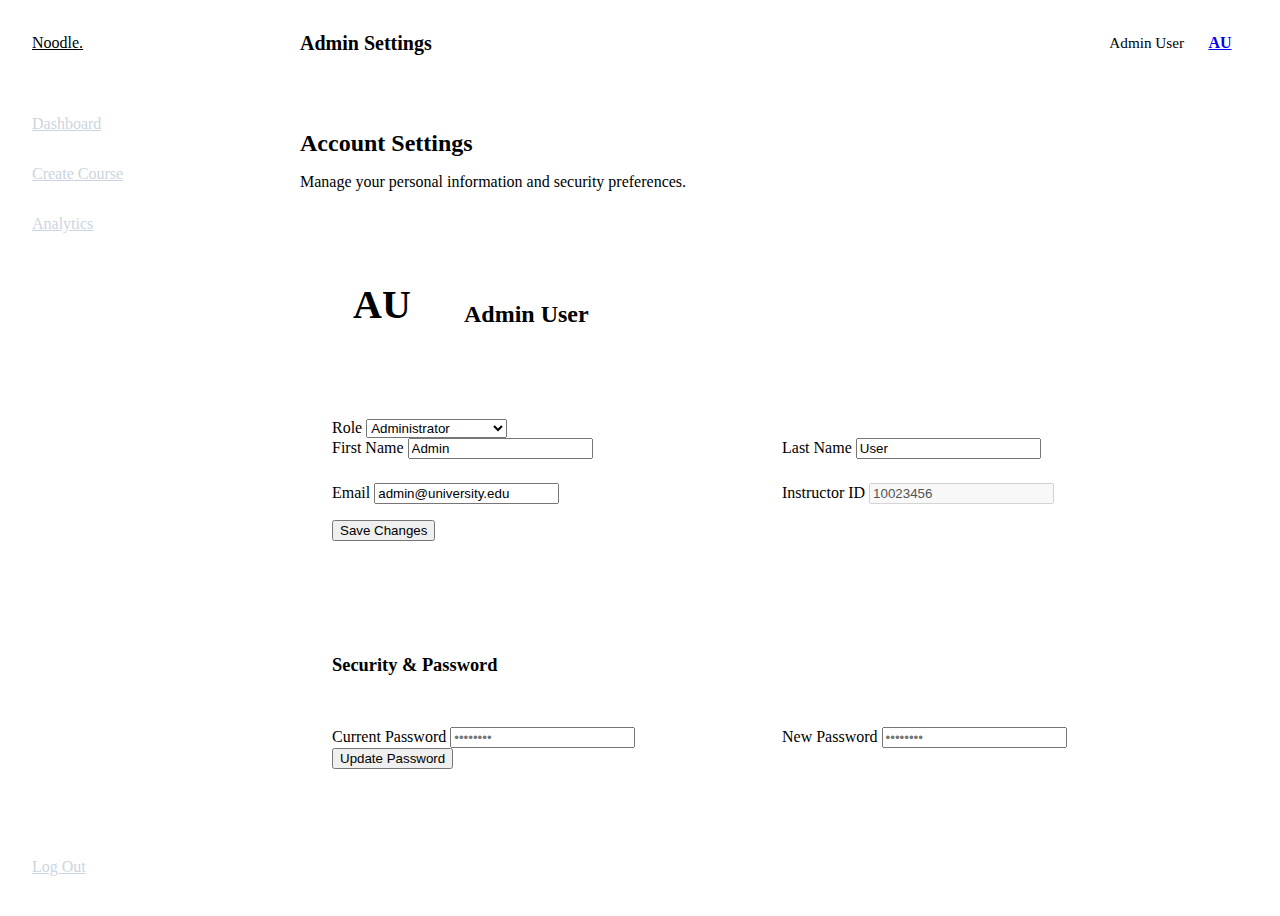
<file: admin/profile.html>
<!DOCTYPE html>
<html lang="en">

<head>
    <meta charset="UTF-8">
    <meta name="viewport" content="width=device-width, initial-scale=1.0">
    <title>My Profile</title>

    <!-- Google Fonts -->
    <link rel="preconnect" href="https://fonts.googleapis.com">
    <link rel="preconnect" href="https://fonts.gstatic.com" crossorigin>
    <link href="https://fonts.googleapis.com/css2?family=Inter:wght@400;500;600;700&display=swap" rel="stylesheet">

    <!-- Core Stylesheets -->
    <link rel="stylesheet" href="../assets/css/main.css">
    <link rel="stylesheet" href="../assets/css/layout.css">
    <link rel="stylesheet" href="../assets/css/components.css">
</head>

<body>

    <div class="app-layout">

        <!-- LEFT: Sidebar -->
        <aside class="sidebar">
            <div class="sidebar-header">
                <a href="../index.html" class="brand-logo">Noodle<span class="brand-accent">.</span></a>
            </div>

            <nav class="sidebar-nav">
                <a href="dashboard.html" class="nav-item">Dashboard</a>
                <a href="create-course.html" class="nav-item">Create Course</a>
                <a href="analytics.html" class="nav-item">Analytics</a>
            </nav>

            <div class="sidebar-footer">
                <!-- Highlighted Profile as the active pseudo-tab at the bottom -->

                <a href="../auth/login.html" class="nav-item">Log Out</a>
            </div>
        </aside>

        <!-- RIGHT: Main Content Area -->
        <div class="main-wrapper">

            <!-- Top Header for User Info -->
            <header class="top-header">
                <div class="header-title">Admin Settings</div>

                <div class="user-profile">
                    <span class="user-name">Admin User</span>
                    <div class="user-avatar"><a href="profile.html">AU</a></div>
                </div>
            </header>

            <!-- Actual Page Content Goes Here -->
            <main class="content-area">

                <div class="dashboard-header">
                    <h2>Account Settings</h2>
                    <p>Manage your personal information and security preferences.</p>
                </div>

                <!-- Personal Information Section -->
                <section class="profile-section">
                    <div class="profile-header">
                        <div class="profile-avatar-large">AU</div>
                        <div class="profile-title">
                            <h3>Admin User</h3>
                        </div>
                    </div>

                    <form action="profile.html" method="POST">

                        <div class="profile-grid">
                            <div class="form-group">
                                <label for="role" class="form-label">Role</label>
                                <select id="role" class="form-control" required>
                                    <option value="student">Administrator</option>
                                    <option value="student">Professor</option>
                                    <option value="admin">Associate Professor</option>
                                    <option value="admin">Teaching Assistant</option>
                                </select>
                            </div>
                        </div>
                        <div class="profile-grid">
                            <div class="form-group">
                                <label for="firstName" class="form-label">First Name</label>
                                <input type="text" id="firstName" class="form-control" value="Admin" required>
                            </div>

                            <div class="form-group">
                                <label for="lastName" class="form-label">Last Name</label>
                                <input type="text" id="lastName" class="form-control" value="User" required>
                            </div>

                            <div class="form-group">
                                <label for="email" class="form-label">Email</label>
                                <input type="email" id="email" class="form-control" value="admin@university.edu">
                            </div>

                            <div class="form-group">
                                <label for="studentId" class="form-label">Instructor ID</label>
                                <input type="text" id="studentId" class="form-control" value="10023456" disabled>
                            </div>

                            
                        </div>

                        <button type="submit" class="btn btn-primary" style="margin-top: 1rem;">Save Changes</button>
                    </form>
                </section>

                <!-- Security Section -->
                <section class="profile-section">
                    <div class="section-header">
                        <h3>Security & Password</h3>
                    </div>

                    <form action="profile.html" method="POST" style="margin-top: 1.5rem;">
                        <div class="profile-grid">
                            <div class="form-group">
                                <label for="currentPassword" class="form-label">Current Password</label>
                                <input type="password" id="currentPassword" class="form-control" placeholder="••••••••"
                                    required>
                            </div>

                            <div class="form-group">
                                <label for="newPassword" class="form-label">New Password</label>
                                <input type="password" id="newPassword" class="form-control" placeholder="••••••••"
                                    required>
                            </div>
                        </div>

                        <button type="submit" class="btn btn-outline">Update Password</button>
                    </form>
                </section>

            </main>
        </div>

    </div>

</body>

</html>
</file>
<file: assets/css/main.css>
.nav-index{
    display: flex;
    flex-direction: row;
    align-items: center;
    justify-content: space-between;
}

.nav-button{
    background-color: rgb(157, 124, 151);
    border-radius: 15px;
}
</file>
<file: assets/css/layout.css>
/* --- APP SHELL (Sidebar + Content) --- */
.app-layout {
    display: flex;
    min-height: 100vh;
    background-color: var(--bg-light);
}

/* --- SIDEBAR --- */
.sidebar {
    width: 260px;
    background-color: var(--primary-blue);
    color: var(--white);
    display: flex;
    flex-direction: column;
    flex-shrink: 0;
    transition: all 0.3s ease;
}

.sidebar-header {
    height: 70px;
    display: flex;
    align-items: center;
    padding: 0 1.5rem;
    border-bottom: 1px solid rgba(255, 255, 255, 0.1);
}

.sidebar-header .brand-logo {
    color: var(--white);
}

.sidebar-nav {
    flex-grow: 1;
    padding: 1.5rem 0;
    display: flex;
    flex-direction: column;
    gap: 0.5rem;
}

.nav-item {
    padding: 0.75rem 1.5rem;
    color: #cbd5e1;
    font-weight: 500;
    display: flex;
    align-items: center;
    transition: all 0.2s ease;
}

.nav-item:hover {
    background-color: rgba(255, 255, 255, 0.05);
    color: var(--white);
    border-left: 4px solid var(--accent-orange);
}

.nav-item.active {
    background-color: rgba(255, 255, 255, 0.1);
    color: var(--white);
    border-left: 4px solid var(--accent-orange);
}

.sidebar-footer {
    padding: 1.5rem;
    border-top: 1px solid rgba(255, 255, 255, 0.1);
}

.sidebar-footer .nav-item {
    padding: 0.5rem 0;
    border-left: none;
}

.sidebar-footer .nav-item:hover {
    background-color: transparent;
    color: var(--accent-orange);
}

/* --- MAIN CONTENT AREA --- */
.main-wrapper {
    flex-grow: 1;
    display: flex;
    flex-direction: column;
    min-width: 0;
}

/* --- TOP HEADER --- */
.top-header {
    height: 70px;
    background-color: var(--white);
    border-bottom: 1px solid var(--border-color);
    display: flex;
    align-items: center;
    justify-content: space-between;
    padding: 0 2rem;
    flex-shrink: 0;
}

.header-title {
    font-size: 1.25rem;
    font-weight: 600;
    color: var(--primary-blue);
}

.user-profile {
    display: flex;
    align-items: center;
    gap: 1rem;
}

.user-name {
    font-weight: 500;
    color: var(--text-main);
    font-size: 0.95rem;
}

.user-avatar {
    width: 40px;
    height: 40px;
    background-color: var(--accent-orange);
    color: var(--white);
    border-radius: 50%;
    display: flex;
    align-items: center;
    justify-content: center;
    font-weight: 700;
}

/* --- PAGE CONTENT --- */
.content-area {
    padding: 2rem;
    flex-grow: 1;
    overflow-y: auto;
}

/* --- DASHBOARD SPECIFIC UTILITIES --- */
.dashboard-header {
    margin-bottom: 2rem;
}

.dashboard-header h2 {
    font-size: 1.5rem;
    color: var(--primary-blue);
    margin-bottom: 0.5rem;
}

.dashboard-header p {
    color: var(--text-muted);
}
</file>
<file: assets/css/components.css>
/* --- DASHBOARD LAYOUT GRID --- */
.dashboard-grid {
    display: grid;
    grid-template-columns: 2fr 1fr;
    gap: 2rem;
    align-items: start;
}

.dashboard-form {
    display: flex;
    width: 100%;
    align-items: start;
}

.dashboard-grade {
    display: grid;
    width: 100%;
    align-items: start;
    gap: 2rem;
    direction: column;
}

@media (max-width: 1024px) {
    .dashboard-grid {
        grid-template-columns: 1fr; 
    }
}

/* --- SECTION HEADERS --- */
.section-header {
    display: flex;
    justify-content: space-between;
    align-items: center;
    margin-bottom: 1.25rem;
    padding-bottom: 0.5rem;
    border-bottom: 2px solid var(--border-color);
}

.section-header h3 {
    font-size: 1.15rem;
    color: var(--primary-blue);
}

.btn-sm {
    padding: 0.4rem 0.8rem;
    font-size: 0.85rem;
}

/* --- COURSE CARDS --- */
.course-cards {
    display: grid;
    grid-template-columns: repeat(auto-fill, minmax(280px, 1fr));
    gap: 1.5rem;
}

.course-card {
    background-color: var(--white);
    border: 1px solid var(--border-color);
    border-radius: 8px;
    padding: 1.5rem;
    display: flex;
    flex-direction: column;
    box-shadow: 0 2px 4px rgba(0,0,0,0.02);
    transition: transform 0.2s ease, box-shadow 0.2s ease;
}

.course-card:hover {
    transform: translateY(-3px);
    box-shadow: 0 8px 12px -3px rgba(0,0,0,0.08);
}

.course-card-header {
    display: flex;
    justify-content: space-between;
    align-items: center;
    margin-bottom: 0.75rem;
}

.course-code {
    background-color: var(--dev-bg);
    color: var(--dev-text);
    padding: 0.25rem 0.5rem;
    border-radius: 4px;
    font-size: 0.8rem;
    font-weight: 700;
}

.course-term {
    font-size: 0.8rem;
    color: var(--text-muted);
    font-weight: 500;
}

.course-title {
    font-size: 1.1rem;
    color: var(--text-main);
    margin-bottom: 0.25rem;
    line-height: 1.4;
}

.course-instructor {
    font-size: 0.9rem;
    color: var(--text-muted);
    margin-bottom: 1.5rem;
}

/* --- PROGRESS BARS --- */
.course-progress {
    margin-top: auto; 
    margin-bottom: 1.25rem;
}

.progress-info {
    display: flex;
    justify-content: space-between;
    font-size: 0.85rem;
    margin-bottom: 0.5rem;
    color: var(--text-main);
}

.progress-info strong {
    color: var(--primary-blue);
}

.progress-bar {
    width: 100%;
    height: 8px;
    background-color: var(--border-color);
    border-radius: 4px;
    overflow: hidden;
}

.progress-fill {
    height: 100%;
    background-color: var(--accent-orange);
    border-radius: 4px;
}

/* --- ASSESSMENTS LIST (RIGHT COLUMN) --- */
.assessment-list {
    display: flex;
    flex-direction: column;
    gap: 1rem;
}

.assessment-item {
    background-color: var(--white);
    border: 1px solid var(--border-color);
    border-radius: 8px;
    padding: 1rem;
    display: flex;
    align-items: center;
    gap: 1rem;
}

.assessment-date {
    background-color: var(--bg-light);
    border: 1px solid var(--border-color);
    border-radius: 6px;
    min-width: 55px;
    text-align: center;
    display: flex;
    flex-direction: column;
    padding: 0.25rem;
}

.assessment-date .month {
    font-size: 0.75rem;
    font-weight: 700;
    text-transform: uppercase;
    color: var(--accent-orange);
}

.assessment-date .day {
    font-size: 1.2rem;
    font-weight: 700;
    color: var(--primary-blue);
    line-height: 1.1;
}

.assessment-details {
    flex-grow: 1;
}

.assessment-title {
    font-size: 0.95rem;
    color: var(--text-main);
    margin-bottom: 0.1rem;
}

.assessment-course {
    font-size: 0.8rem;
    color: var(--text-muted);
}

/* --- STATUS BADGES --- */
.status-badge {
    padding: 0.25rem 0.6rem;
    border-radius: 12px;
    font-size: 0.75rem;
    font-weight: 600;
    white-space: nowrap;
}

.status-pending {
    background-color: #fee2e2;
    color: #991b1b;
}

.status-due-soon {
    background-color: #fef3c7;
    color: #92400e;
}

.status-graded {
    background-color: #dcfce7;
    color: #166534;
}

.add-course-card {
    background-color: var(--white);
    width: 100%;
    
    padding: 2.5rem;
    border-radius: 12px;
    box-shadow: 0 4px 6px -1px rgba(0, 0, 0, 0.1), 0 2px 4px -1px rgba(0, 0, 0, 0.06);
    border: 1px solid var(--border-color);
}

/* --- GRADES SPECIFIC --- */
.grades-container {
    display: flex;
    flex-direction: column;
    gap: 2rem;
}

.grades-divider {
    border: 0;
    border-top: 1px solid var(--border-color);
    margin: 1.5rem 0;
}

.grades-subtitle {
    color: var(--primary-blue);
    margin-bottom: 1rem;
    font-size: 1.05rem;
}



.assessment-grade {
    text-align: right;
    display: flex;
    flex-direction: column;
    justify-content: center;
    margin-right: 1rem;
}

.assessment-grade strong {
    color: var(--primary-blue);
    font-size: 1.1rem;
}

.assessment-grade span {
    font-size: 0.75rem;
    color: var(--text-muted);
}

/* --- PROFILE SPECIFIC --- */
.profile-section {
    background-color: var(--white);
    border: 1px solid var(--border-color);
    border-radius: 8px;
    padding: 2rem;
    margin-bottom: 2rem;
}

.profile-header {
    display: flex;
    align-items: center;
    gap: 2rem;
    margin-bottom: 2rem;
    padding-bottom: 2rem;
    border-bottom: 1px solid var(--border-color);
}

.profile-avatar-large {
    width: 100px;
    height: 100px;
    background-color: var(--accent-orange);
    color: var(--white);
    border-radius: 50%;
    display: flex;
    align-items: center;
    justify-content: center;
    font-size: 2.5rem;
    font-weight: 700;
}

.profile-title h3 {
    font-size: 1.5rem;
    color: var(--primary-blue);
    margin-bottom: 0.25rem;
}

.profile-title p {
    color: var(--text-muted);
}

.profile-grid {
    display: grid;
    grid-template-columns: 1fr 1fr;
    gap: 1.5rem;
}

@media (max-width: 768px) {
    .profile-grid {
        grid-template-columns: 1fr;
    }
    .profile-header {
        flex-direction: column;
        text-align: center;
    }
}
</file>
